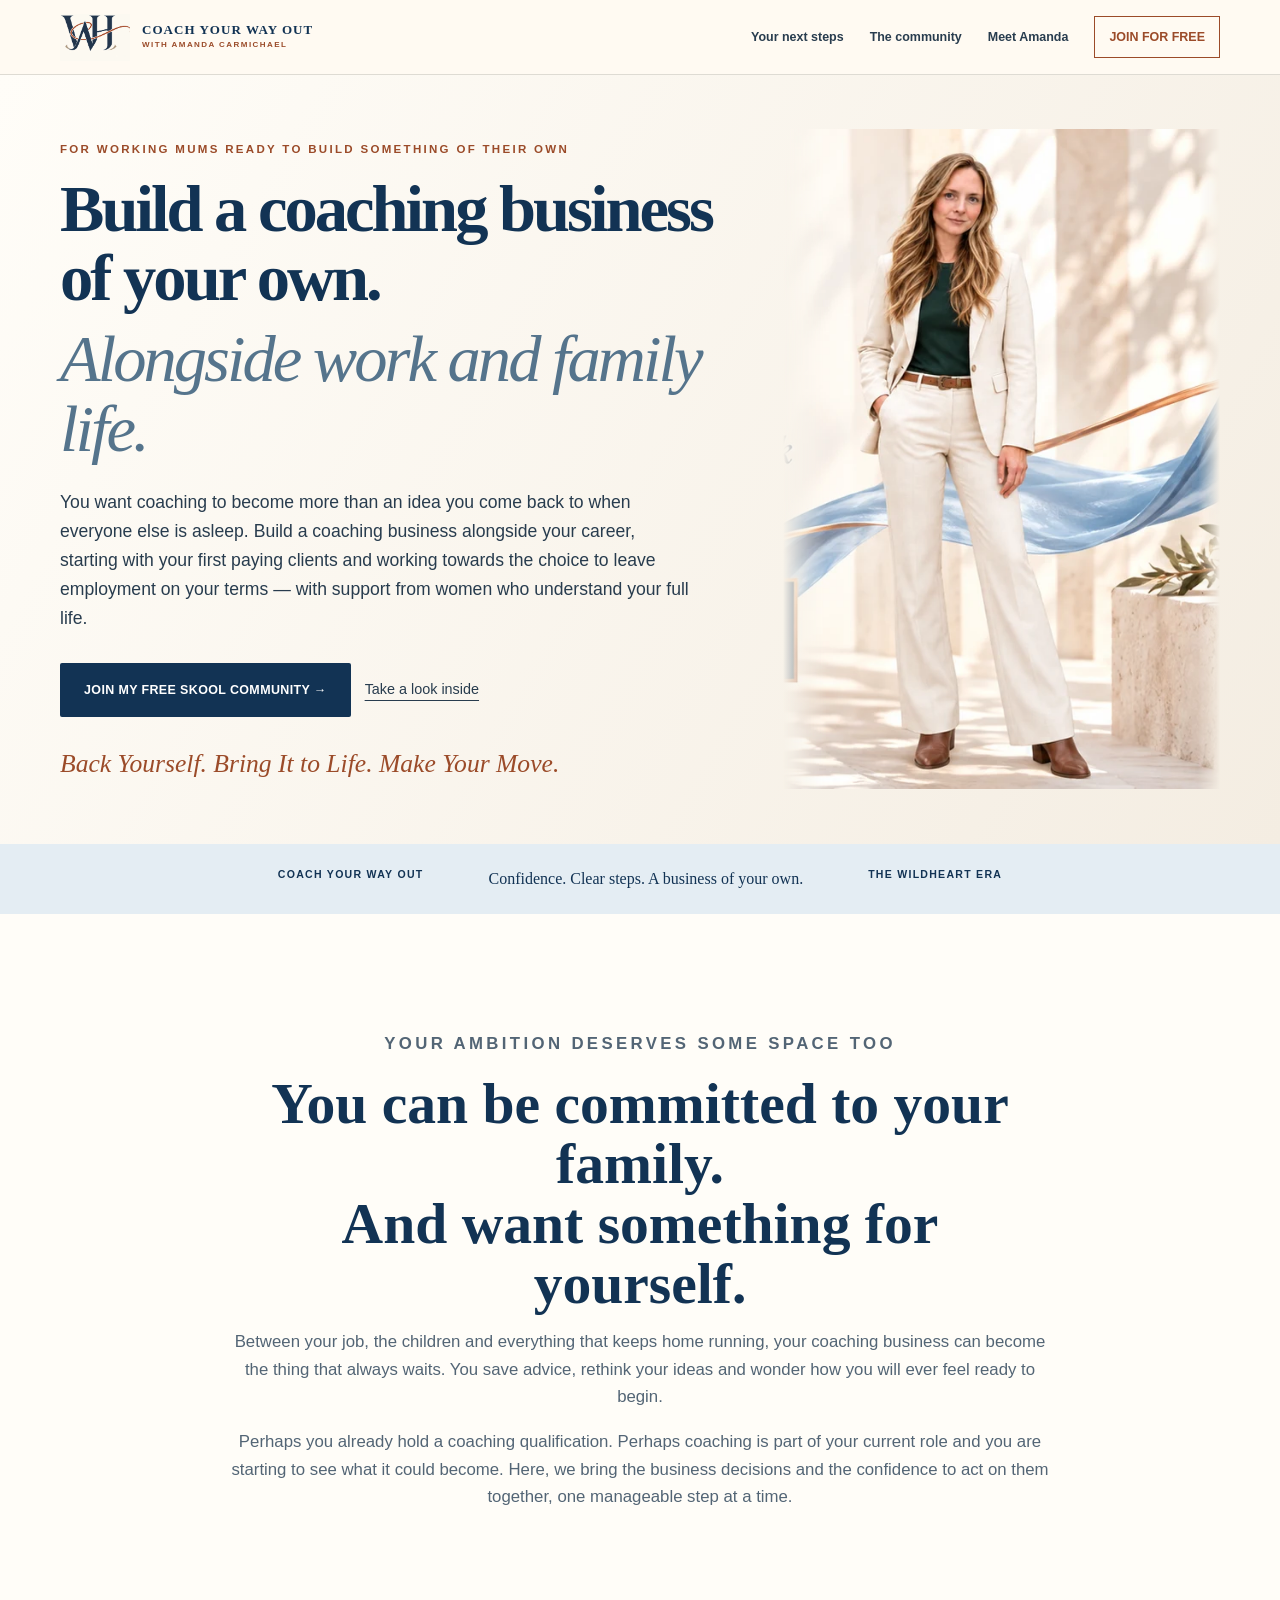
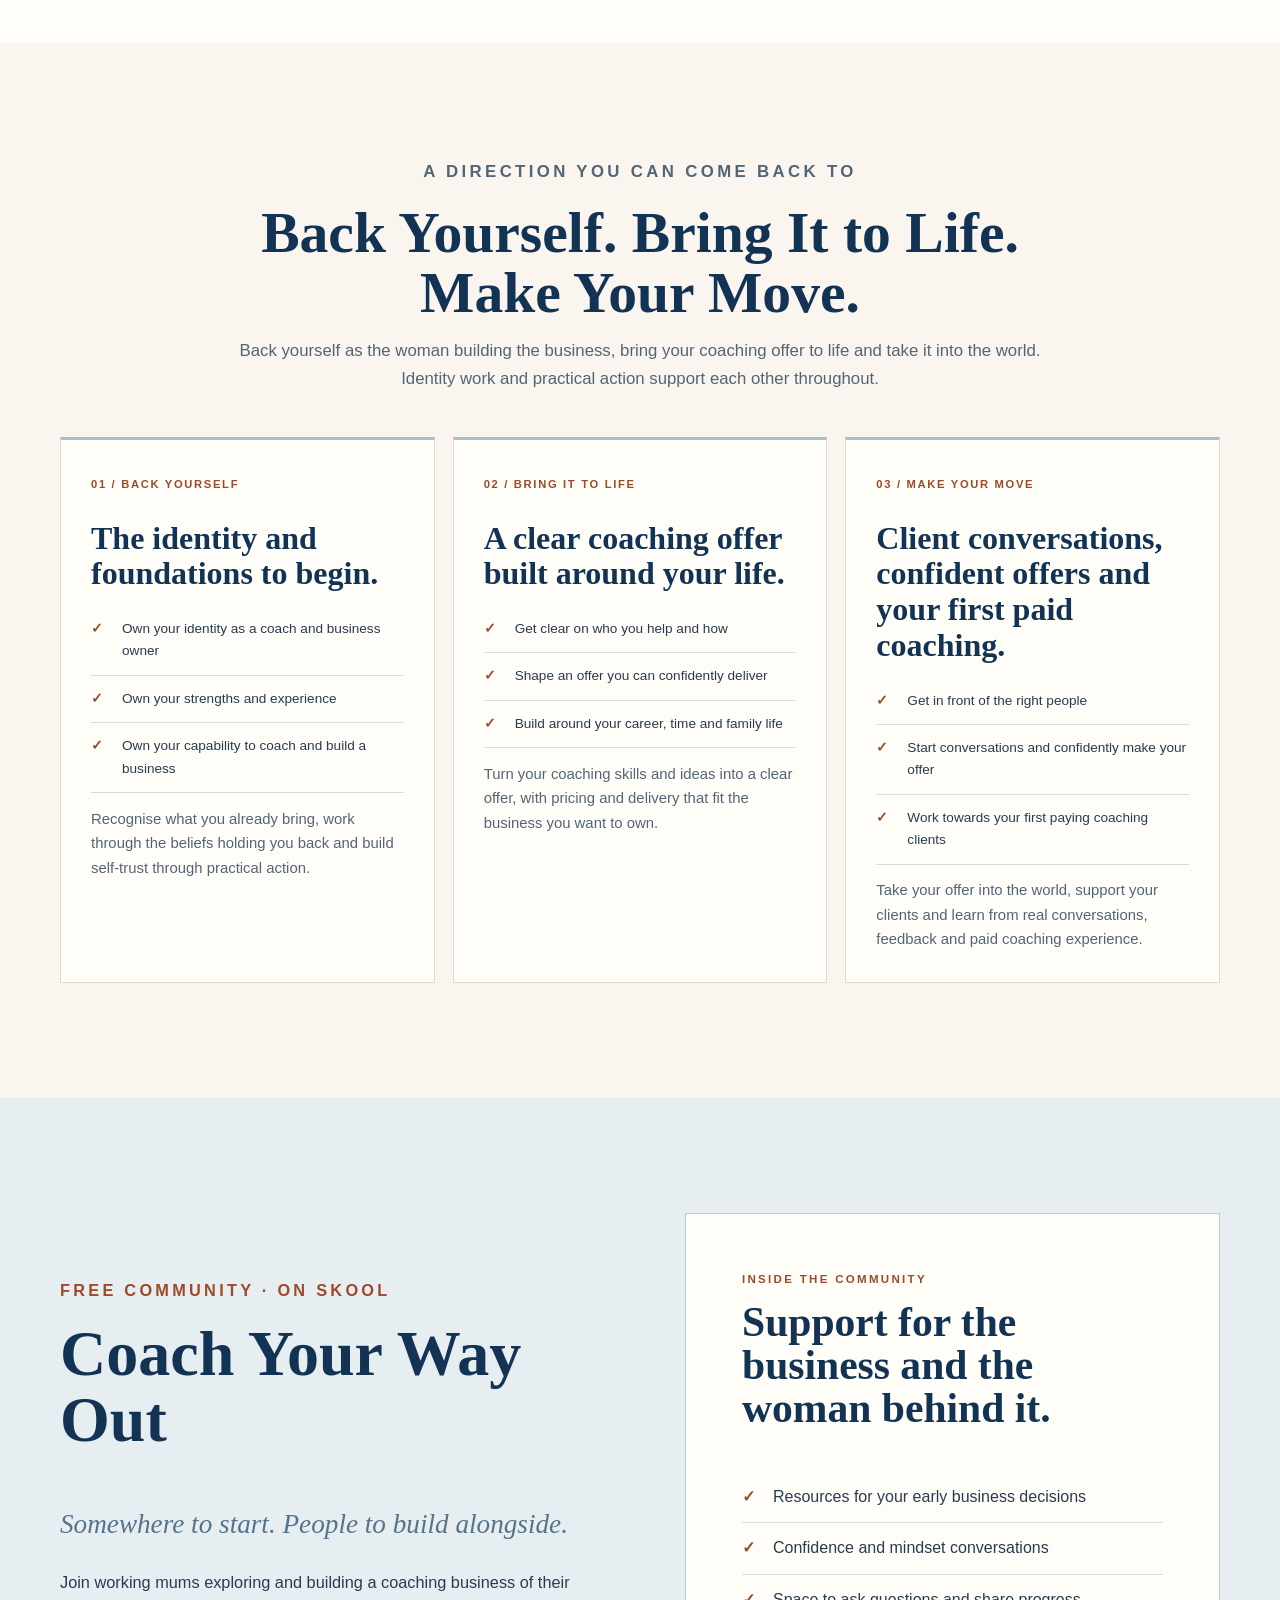
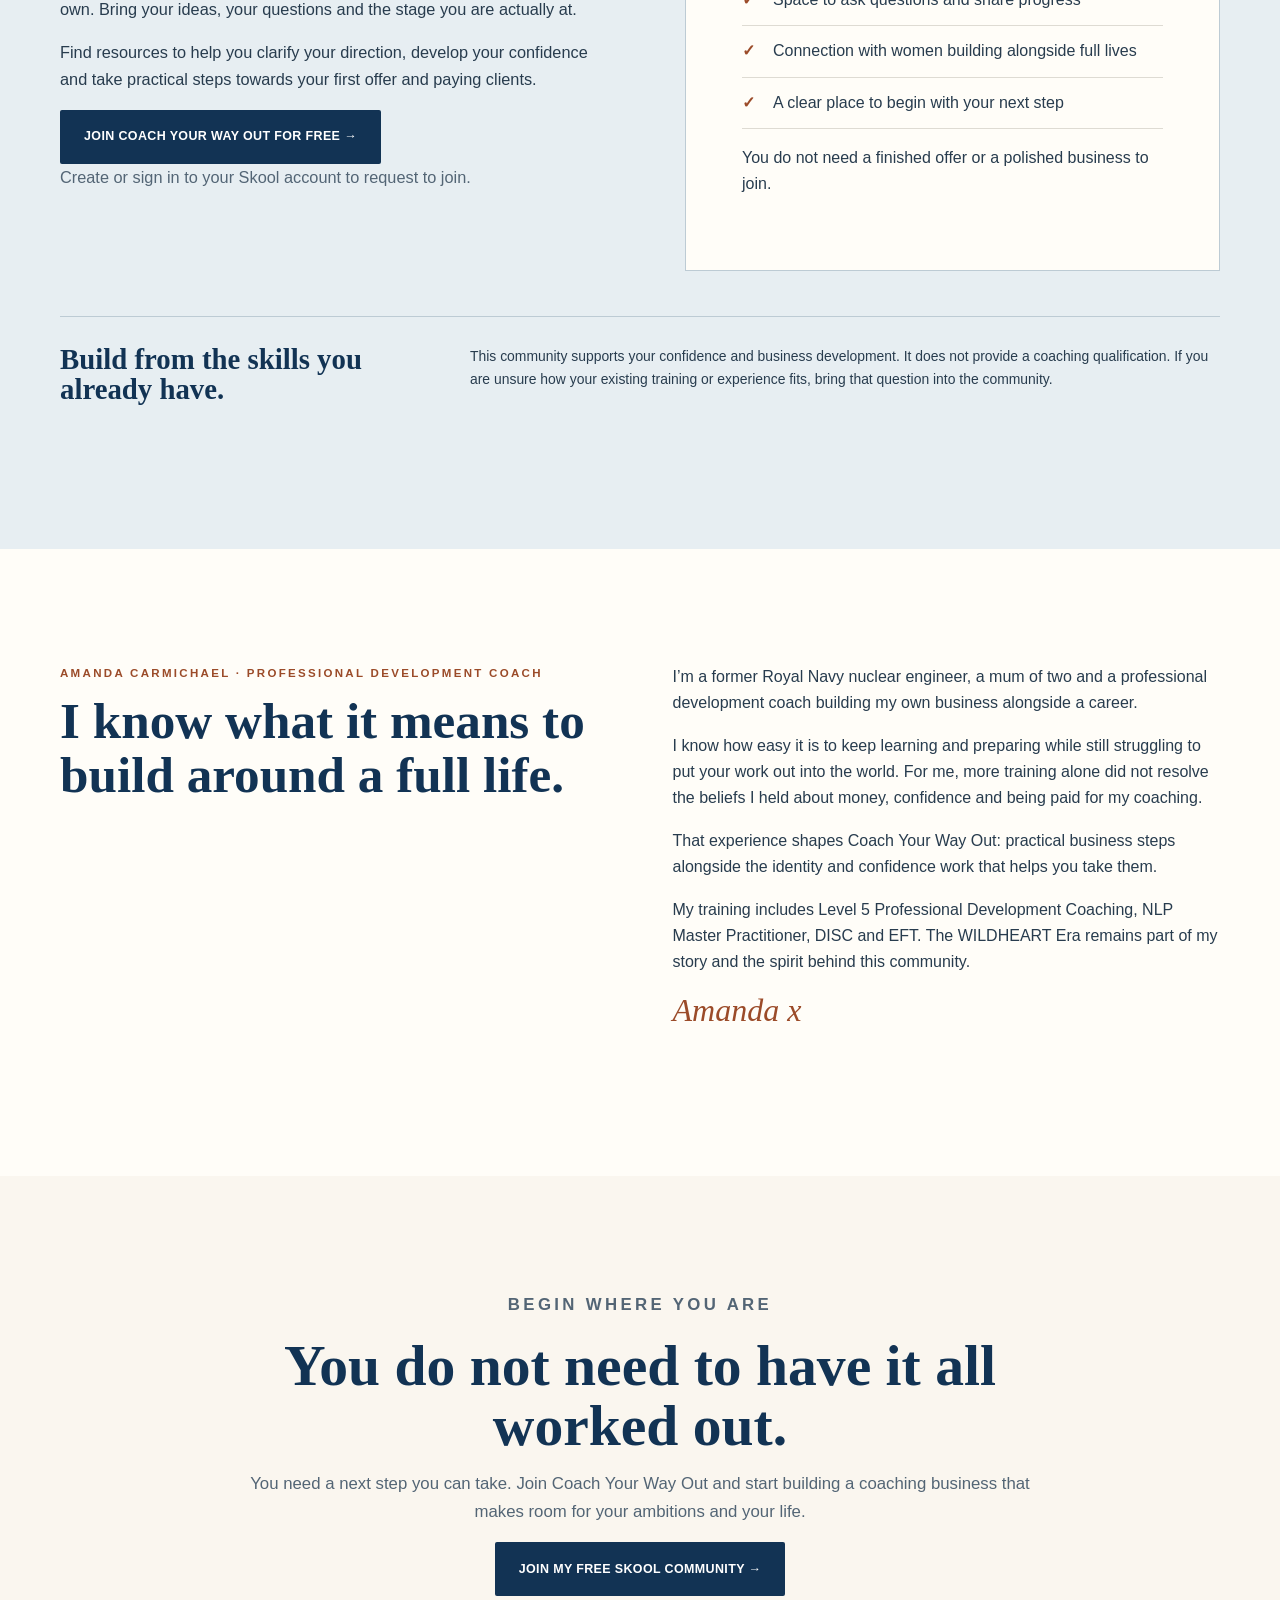
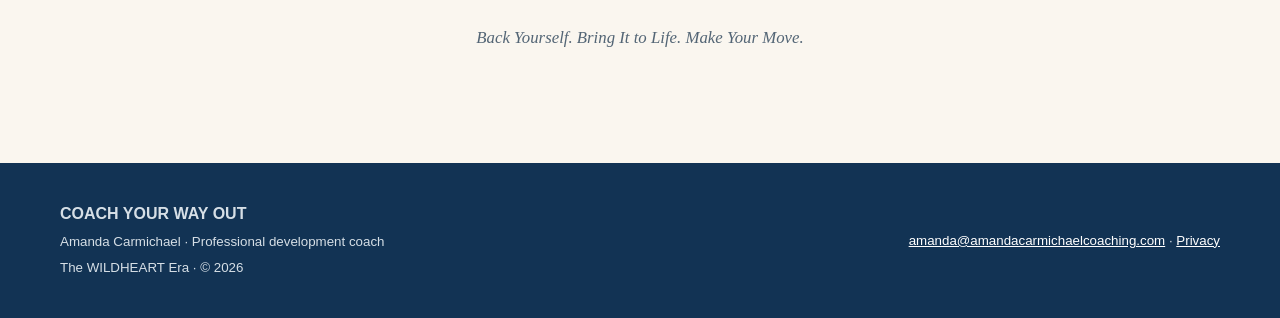
<file: index.html>
<!doctype html>
<html lang="en-GB"><head><meta charset="utf-8"><meta name="viewport" content="width=device-width,initial-scale=1"><title>Coach Your Way Out | Amanda Carmichael</title><meta name="description" content="Helping working mums build a coaching business alongside their career and create the choice to leave employment on their terms. Join Amanda Carmichael’s free Coach Your Way Out community. Back Yourself. Bring It to Life. Make Your Move."><link rel="canonical" href="https://amandacarmichaelcoaching.com/"><link rel="stylesheet" href="/assets/site.css?v=20260924-journal"></head><body>
<header class="site-header"><nav class="nav wrap" aria-label="Main navigation"><a class="brand" href="/"><span class="logo-window" style="display:block;width:70px;height:47px;overflow:hidden;position:relative;flex:none"><img src="/assets/wildheart-logo.webp" alt="WILDHEART logo" width="94" height="94" style="width:94px;height:94px;max-width:none"></span><span class="brand-copy"><strong>COACH YOUR WAY OUT</strong><small>With Amanda Carmichael</small></span></a><div class="nav-links"><a href="#method">Your next steps</a><a href="#community">The community</a><a href="#about">Meet Amanda</a><a class="nav-cta" href="https://www.skool.com/coach-your-way-out-1165/about">JOIN FOR FREE</a></div></nav></header>
<main><section class="home-hero"><div class="wrap home-hero-grid"><div class="hero-copy"><p class="eyebrow">For working mums ready to build something of their own</p><h1>Build a coaching business of your own.<em>Alongside work and family life.</em></h1><p class="lead">You want coaching to become more than an idea you come back to when everyone else is asleep. Build a coaching business alongside your career, starting with your first paying clients and working towards the choice to leave employment on your terms — with support from women who understand your full life.</p><div class="actions"><a class="button" href="https://www.skool.com/coach-your-way-out-1165/about">JOIN MY FREE SKOOL COMMUNITY →</a><a class="text-link" href="#community">Take a look inside</a></div><p class="hero-signature">Back Yourself. Bring It to Life. Make Your Move.</p></div><div class="amanda-frame" role="img" aria-label="Amanda Carmichael, founder of Coach Your Way Out"></div></div></section>
<div class="brand-strip">COACH YOUR WAY OUT <span>Confidence. Clear steps. A business of your own.</span> THE WILDHEART ERA</div>
<section class="section alt"><div class="wrap section-heading"><p class="eyebrow">Your ambition deserves some space too</p><h2>You can be committed to your family.<br>And want something for yourself.</h2><p>Between your job, the children and everything that keeps home running, your coaching business can become the thing that always waits. You save advice, rethink your ideas and wonder how you will ever feel ready to begin.</p><p>Perhaps you already hold a coaching qualification. Perhaps coaching is part of your current role and you are starting to see what it could become. Here, we bring the business decisions and the confidence to act on them together, one manageable step at a time.</p></div></section>
<section class="section method-section" id="method"><div class="wrap"><div class="section-heading"><p class="eyebrow">A direction you can come back to</p><h2>Back Yourself. Bring It to Life. Make Your Move.</h2><p>Back yourself as the woman building the business, bring your coaching offer to life and take it into the world. Identity work and practical action support each other throughout.</p></div><div class="cards">
<article class="card"><span class="number">01 / BACK YOURSELF</span><h3>The identity and foundations to begin.</h3><ul class="feature-list"><li>Own your identity as a coach and business owner</li><li>Own your strengths and experience</li><li>Own your capability to coach and build a business</li></ul><p>Recognise what you already bring, work through the beliefs holding you back and build self-trust through practical action.</p></article>
<article class="card"><span class="number">02 / BRING IT TO LIFE</span><h3>A clear coaching offer built around your life.</h3><ul class="feature-list"><li>Get clear on who you help and how</li><li>Shape an offer you can confidently deliver</li><li>Build around your career, time and family life</li></ul><p>Turn your coaching skills and ideas into a clear offer, with pricing and delivery that fit the business you want to own.</p></article>
<article class="card"><span class="number">03 / MAKE YOUR MOVE</span><h3>Client conversations, confident offers and your first paid coaching.</h3><ul class="feature-list"><li>Get in front of the right people</li><li>Start conversations and confidently make your offer</li><li>Work towards your first paying coaching clients</li></ul><p>Take your offer into the world, support your clients and learn from real conversations, feedback and paid coaching experience.</p></article></div></div></section>
<section class="section programme-section" id="community"><div class="wrap split"><div class="copy"><p class="eyebrow">Free community · On Skool</p><h2>Coach Your Way Out</h2><p class="programme-subtitle">Somewhere to start. People to build alongside.</p><p>Join working mums exploring and building a coaching business of their own. Bring your ideas, your questions and the stage you are actually at.</p><p>Find resources to help you clarify your direction, develop your confidence and take practical steps towards your first offer and paying clients.</p><a class="button" href="https://www.skool.com/coach-your-way-out-1165/about">JOIN COACH YOUR WAY OUT FOR FREE →</a><p class="micro">Create or sign in to your Skool account to request to join.</p></div><aside class="offer-box"><p class="eyebrow">Inside the community</p><h3>Support for the business and the woman behind it.</h3><ul class="feature-list"><li>Resources for your early business decisions</li><li>Confidence and mindset conversations</li><li>Space to ask questions and share progress</li><li>Connection with women building alongside full lives</li><li>A clear place to begin with your next step</li></ul><p>You do not need a finished offer or a polished business to join.</p></aside></div><div class="wrap support-promise"><h3>Build from the skills you already have.</h3><p>This community supports your confidence and business development. It does not provide a coaching qualification. If you are unsure how your existing training or experience fits, bring that question into the community.</p></div></section>
<section class="section alt" id="about"><div class="wrap about-grid"><div><p class="eyebrow">Amanda Carmichael · Professional development coach</p><h2>I know what it means to build around a full life.</h2></div><div><p>I’m a former Royal Navy nuclear engineer, a mum of two and a professional development coach building my own business alongside a career.</p><p>I know how easy it is to keep learning and preparing while still struggling to put your work out into the world. For me, more training alone did not resolve the beliefs I held about money, confidence and being paid for my coaching.</p><p>That experience shapes Coach Your Way Out: practical business steps alongside the identity and confidence work that helps you take them.</p><p>My training includes Level 5 Professional Development Coaching, NLP Master Practitioner, DISC and EFT. The WILDHEART Era remains part of my story and the spirit behind this community.</p><p class="signature">Amanda x</p></div></div></section>
<section class="section" id="start"><div class="wrap"><div class="section-heading"><p class="eyebrow">Begin where you are</p><h2>You do not need to have it all worked out.</h2><p>You need a next step you can take. Join Coach Your Way Out and start building a coaching business that makes room for your ambitions and your life.</p><a class="button" href="https://www.skool.com/coach-your-way-out-1165/about">JOIN MY FREE SKOOL COMMUNITY →</a><p class="hero-signature">Back Yourself. Bring It to Life. Make Your Move.</p></div></div></section></main>
<footer class="site-footer"><div class="footer-grid wrap"><div><strong>COACH YOUR WAY OUT</strong><br><small>Amanda Carmichael · Professional development coach<br>The WILDHEART Era · © 2026</small></div><small><a href="mailto:amanda@amandacarmichaelcoaching.com">amanda@amandacarmichaelcoaching.com</a> · <a href="/privacy/">Privacy</a></small></div></footer></body></html>
</file>
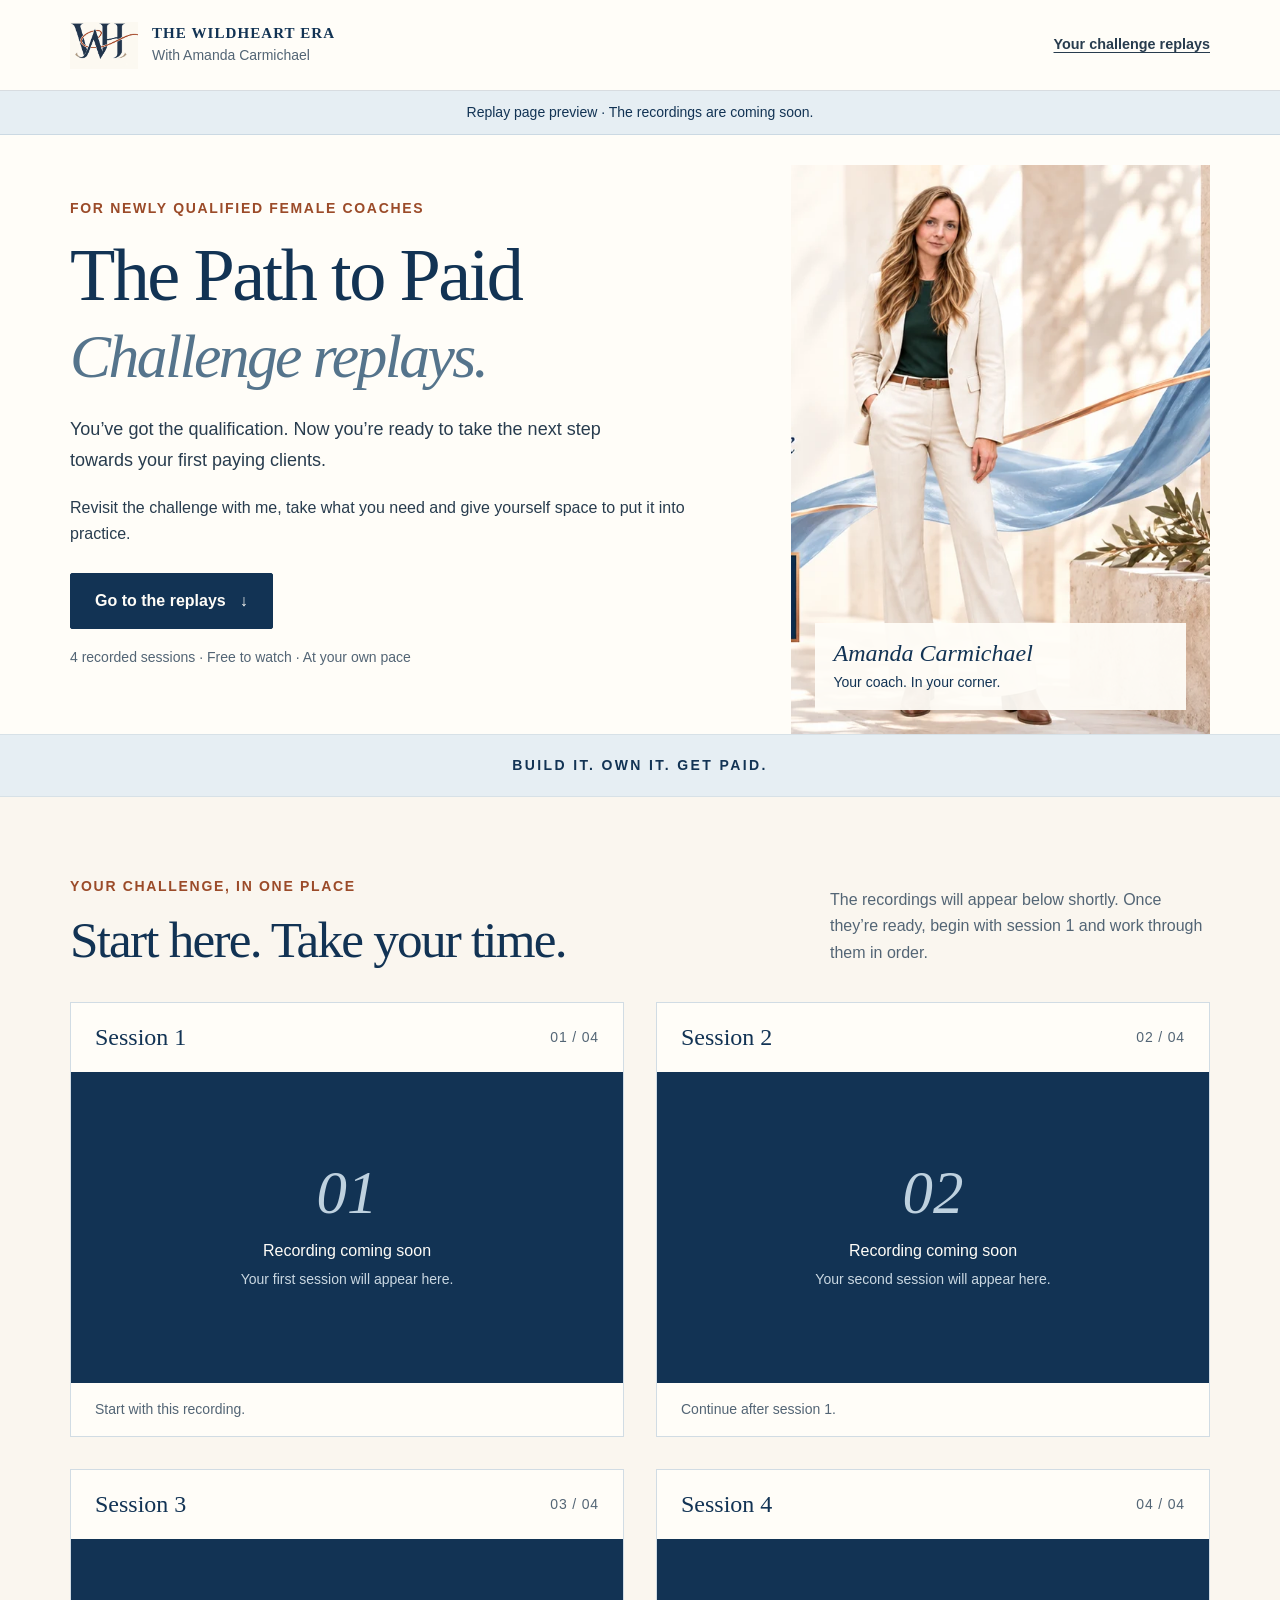
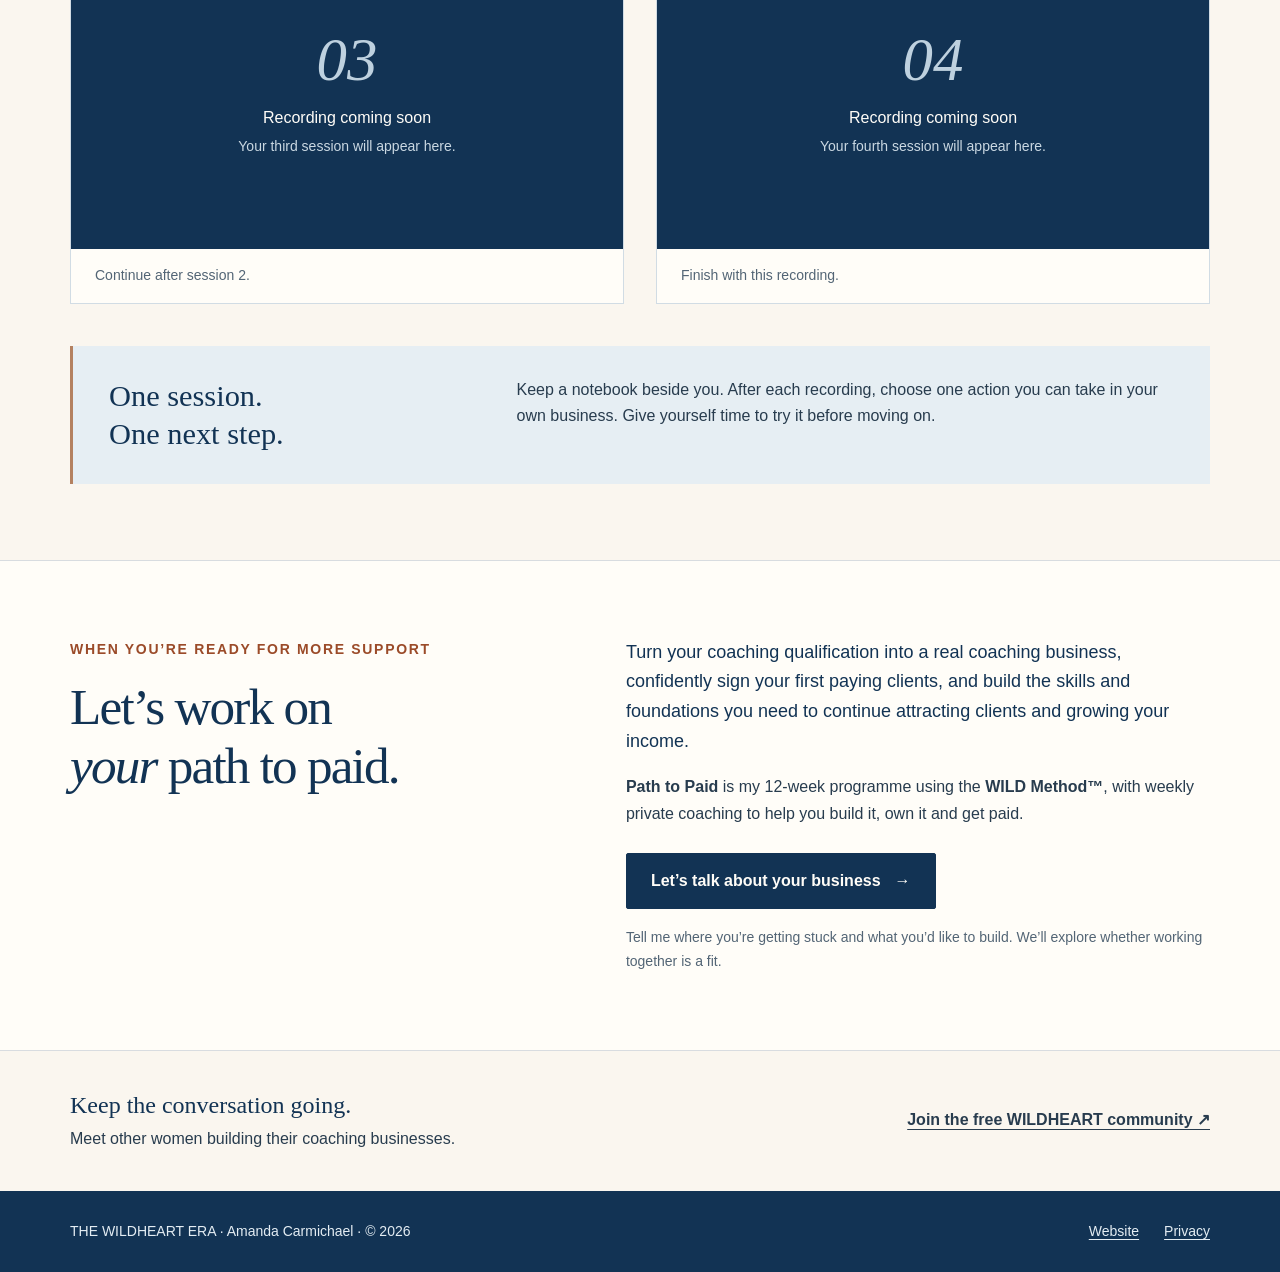
<file: challenge/index.html>
<!doctype html>
<html lang="en-GB">
<head>
  <meta charset="utf-8">
  <meta name="viewport" content="width=device-width, initial-scale=1">
  <meta name="robots" content="noindex, nofollow">
  <meta name="description" content="Revisit The Path to Paid Challenge with Amanda Carmichael. Four recordings for newly qualified female coaches taking their next steps towards a paid coaching business.">
  <meta name="theme-color" content="#123354">
  <title>The Path to Paid Challenge Replays | The WILDHEART Era</title>
  <style>
    :root {
      --navy: #123354; --ink: #283c4e; --muted: #536575;
      --ivory: #faf6ef; --paper: #fffdf8; --blue: #e6eef3;
      --blue-deep: #55748c; --copper: #9b4b29; --line: #d8dce0;
      --serif: Georgia, 'Times New Roman', serif;
      --sans: Arial, Helvetica, sans-serif;
    }
    * { box-sizing: border-box; }
    html { scroll-behavior: smooth; scroll-padding-top: 24px; }
    body { margin: 0; background: var(--ivory); color: var(--ink); font: 1rem/1.65 var(--sans); }
    a { color: inherit; text-underline-offset: .22em; }
    button { font: inherit; }
    img { display: block; max-width: 100%; }
    h1, h2, h3, p { margin-top: 0; }
    h1, h2, h3 { color: var(--navy); font-family: var(--serif); font-weight: 400; }
    h1, h2 { letter-spacing: -.035em; }
    :focus-visible { outline: 3px solid var(--copper); outline-offset: 5px; }
    [hidden] { display: none !important; }
    .wrap { width: min(1140px, calc(100% - 64px)); margin-inline: auto; }
    .eyebrow { margin-bottom: 17px; font-size: .875rem; font-weight: 700; letter-spacing: .12em; line-height: 1.6; text-transform: uppercase; color: var(--copper); }
    .skip-link { position: absolute; top: -100px; left: 16px; z-index: 20; padding: 12px 20px; background: var(--navy); color: #fff; }
    .skip-link:focus { top: 12px; }
    .header { background: var(--paper); border-bottom: 1px solid var(--line); }
    .nav { min-height: 90px; display: flex; align-items: center; justify-content: space-between; gap: 24px; }
    .brand { display: flex; align-items: center; gap: 14px; text-decoration: none; }
    .logo-window { width: 68px; height: 47px; position: relative; overflow: hidden; flex: none; }
    .logo-window img { position: absolute; width: 94px; max-width: none; height: 94px; left: -16px; top: -29px; }
    .brand strong { display: block; color: var(--navy); font: 700 .94rem/1.4 var(--serif); letter-spacing: .07em; }
    .brand small { display: block; color: var(--muted); font-size: .875rem; }
    .nav-link { font-size: .9rem; font-weight: 600; padding: 8px 0; }
    .preview-note { background: var(--blue); border-bottom: 1px solid #cbd9e3; padding: 10px 20px; text-align: center; color: var(--navy); font-size: .875rem; }
    .hero { position: relative; overflow: hidden; background: var(--paper); }
    .hero-grid { display: grid; grid-template-columns: 1.3fr .82fr; align-items: center; gap: 58px; }
    .hero-copy { padding: 62px 0 65px; }
    .hero h1 { font-size: clamp(3.1rem, 5.8vw, 5.1rem); line-height: 1.07; margin-bottom: 24px; }
    .hero h1 em { display: block; margin-top: 8px; color: var(--blue-deep); font-size: .83em; font-weight: 400; }
    .hero .lead { max-width: 580px; font-size: 1.125rem; line-height: 1.75; }
    .button { display: inline-flex; align-items: center; justify-content: center; gap: 14px; min-height: 54px; padding: 14px 24px; border: 1px solid var(--navy); background: var(--navy); border-radius: 2px; color: var(--paper); font-size: 1rem; font-weight: 600; text-decoration: none; cursor: pointer; transition: background .2s; }
    .button:hover { background: #294b69; }
    .hero .button { margin-top: 9px; }
    .hero .micro { margin: 17px 0 0; color: var(--muted); font-size: .875rem; }
    .portrait { align-self: stretch; margin: 30px 0 0; position: relative; min-height: 470px; overflow: hidden; background: #f4ede2; }
    .portrait img { position: absolute; width: 100%; height: 100%; object-fit: cover; object-position: 95% 50%; }
    .portrait figcaption { position: absolute; bottom: 24px; left: 24px; right: 24px; padding: 15px 18px; background: rgba(255,253,248,.94); color: var(--navy); }
    .portrait figcaption strong { display: block; font: italic 1.5rem/1.3 var(--serif); }
    .portrait figcaption span { font-size: .875rem; }
    .brand-line { padding: 19px 20px; text-align: center; color: var(--navy); background: var(--blue); border-block: 1px solid #d7e1e7; font-size: .875rem; font-weight: 700; letter-spacing: .17em; }
    .replays { padding: 78px 0 76px; }
    .section-intro { display: flex; align-items: end; justify-content: space-between; gap: 45px; margin-bottom: 33px; }
    h2 { font-size: clamp(2.1rem, 4vw, 3.3rem); line-height: 1.16; margin-bottom: 20px; }
    .section-intro h2 { margin-bottom: 0; }
    .section-intro .eyebrow { margin-bottom: 12px; }
    .section-intro > p { max-width: 380px; color: var(--muted); margin-bottom: 3px; }
    .session-grid { display: grid; grid-template-columns: repeat(2, minmax(0, 1fr)); gap: 32px; }
    .session { border: 1px solid #d1dce4; background: var(--paper); min-width: 0; }
    .session-header { display: flex; justify-content: space-between; align-items: center; padding: 19px 24px; gap: 16px; }
    .session h3 { margin: 0; font-size: 1.5rem; line-height: 1.3; }
    .session-count { font-size: .875rem; letter-spacing: .06em; color: var(--muted); white-space: nowrap; }
    .video-slot { position: relative; aspect-ratio: 16/9; min-height: 220px; background: var(--navy); color: var(--paper); overflow: hidden; }
    .video-empty { width: 100%; height: 100%; min-height: 220px; display: flex; flex-direction: column; align-items: center; justify-content: center; gap: 4px; padding: 24px; text-align: center; }
    .video-empty .number { font: italic 3.8rem/1 var(--serif); color: #bed1df; margin-bottom: 10px; }
    .video-empty p { font-size: 1rem; margin: 0; }
    .video-empty small { font-size: .875rem; color: #cad8e2; }
    .video-play { width: 100%; height: 100%; min-height: 220px; display: flex; flex-direction: column; align-items: center; justify-content: center; gap: 14px; padding: 24px; border: 0; background: var(--navy); color: var(--paper); cursor: pointer; text-align: center; }
    .video-play:hover { background: #294b69; }
    .video-play:focus-visible { outline-offset: -7px; outline-color: #d8aa80; }
    .play-icon { width: 58px; height: 58px; padding: 16px; border: 1px solid #b4c9da; border-radius: 50%; }
    .video-play small { font-size: .875rem; color: #cad8e2; }
    .video-slot iframe { width: 100%; height: 100%; min-height: 220px; position: absolute; inset: 0; border: 0; }
    .session-footer { margin: 0; padding: 15px 24px; color: var(--muted); font-size: .875rem; }
    .session-footer a { font-weight: 600; color: var(--navy); }
    .watch-note { color: var(--muted); font-size: .875rem; max-width: 850px; margin: 22px 0 0; }
    .action-note { display: grid; grid-template-columns: .85fr 1.5fr; gap: 35px; padding: 31px 36px; margin-top: 42px; background: var(--blue); border-left: 3px solid #b48160; }
    .action-note h3 { margin-bottom: 0; font-size: 1.9rem; line-height: 1.25; }
    .action-note p { margin-bottom: 0; }
    .next-step { padding: 77px 0; background: var(--paper); border-block: 1px solid var(--line); }
    .next-grid { display: grid; grid-template-columns: .9fr 1.1fr; gap: 78px; align-items: start; }
    .next-step h2 { margin-bottom: 0; }
    .offer-result { font-size: 1.125rem; color: var(--navy); }
    .next-step .button { margin-top: 10px; }
    .next-step .micro { color: var(--muted); font-size: .875rem; margin: 17px 0 0; }
    .community { padding: 38px 0; }
    .community .wrap { display: flex; justify-content: space-between; align-items: center; gap: 28px; }
    .community p { margin: 0; }
    .community strong { display: block; color: var(--navy); font: 1.5rem/1.4 var(--serif); margin-bottom: 4px; }
    .community a { flex: none; font-weight: 700; }
    .footer { padding: 29px 0; background: var(--navy); color: #e4edf3; font-size: .875rem; }
    .footer .wrap { display: flex; justify-content: space-between; gap: 25px; }
    .footer p { margin: 0; }
    .footer-links { display: flex; gap: 25px; }
    @media (max-width: 900px) {
      .hero-grid { gap: 30px; grid-template-columns: 1.2fr .8fr; }
      .hero h1 { font-size: 3.5rem; }
      .portrait { min-height: 490px; }
      .portrait figcaption { left: 14px; right: 14px; bottom: 18px; padding: 13px; }
      .portrait figcaption strong { font-size: 1.3rem; }
      .section-intro { gap: 30px; }
      .section-intro > p { max-width: 300px; }
      .next-grid { gap: 40px; }
    }
    @media (max-width: 650px) {
      .wrap { width: calc(100% - 36px); }
      .nav { min-height: 80px; gap: 14px; flex-wrap: wrap; padding-block: 12px; }
      .brand { gap: 7px; }
      .logo-window { width: 56px; }
      .brand strong { font-size: .8rem; letter-spacing: .035em; }
      .brand small { font-size: .875rem; }
      .nav-link { display: none; }
      .preview-note { font-size: .875rem; line-height: 1.5; }
      .hero-grid { display: flex; flex-direction: column; gap: 0; }
      .hero-copy { padding: 38px 0 27px; }
      .hero h1 { font-size: clamp(2.7rem, 10.5vw, 3.8rem); }
      .hero .lead { font-size: 1.0625rem; }
      .eyebrow { letter-spacing: .085em; }
      .portrait { width: min(100%, 350px); height: 440px; min-height: 0; margin: 0 auto; align-self: center; }
      .portrait img { object-position: 100% 50%; }
      .portrait figcaption { left: 18px; right: auto; bottom: 18px; }
      .brand-line { font-size: .875rem; letter-spacing: .09em; padding: 17px 12px; }
      .replays, .next-step { padding: 48px 0; }
      .section-intro { display: block; }
      .section-intro > p { max-width: none; margin: 18px 0 0; }
      .session-grid { grid-template-columns: 1fr; gap: 23px; }
      .session-header { padding: 17px 18px; }
      .video-slot, .video-empty, .video-play, .video-slot iframe { min-height: 180px; }
      .session-footer { padding: 13px 18px; }
      .action-note { grid-template-columns: 1fr; gap: 13px; padding: 24px; margin-top: 28px; }
      .action-note h3 { font-size: 1.7rem; }
      .next-grid { grid-template-columns: 1fr; gap: 24px; }
      .community .wrap { display: block; }
      .community a { display: inline-block; margin-top: 19px; }
      .footer .wrap { flex-direction: column; gap: 14px; }
    }
    @media (prefers-reduced-motion: reduce) {
      html { scroll-behavior: auto; }
      .button { transition: none; }
    }
  </style>
</head>
<body>
  <a class="skip-link" href="#main">Skip to content</a>
  <header class="header">
    <nav class="nav wrap" aria-label="Main navigation">
      <a class="brand" href="https://amandacarmichaelcoaching.com/" aria-label="The WILDHEART Era home">
        <span class="logo-window"><img src="[data-uri]" alt="" width="94" height="94"></span>
        <span><strong>THE WILDHEART ERA</strong><small>With Amanda Carmichael</small></span>
      </a>
      <a class="nav-link" href="#replays">Your challenge replays</a>
    </nav>
  </header>
  <div class="preview-note" id="availability-note">Replay page preview · The recordings are coming soon.</div>
  <main id="main">
    <section class="hero" aria-labelledby="page-title">
      <div class="wrap hero-grid">
        <div class="hero-copy">
          <p class="eyebrow">For newly qualified female coaches</p>
          <h1 id="page-title">The Path to Paid<em>Challenge replays.</em></h1>
          <p class="lead">You’ve got the qualification. Now you’re ready to take the next step towards your first paying clients.</p>
          <p>Revisit the challenge with me, take what you need and give yourself space to put it into practice.</p>
          <a class="button" href="#replays">Go to the replays <span aria-hidden="true">↓</span></a>
          <p class="micro">4 recorded sessions · Free to watch · At your own pace</p>
        </div>
        <figure class="portrait">
          <img src="[data-uri]" alt="Amanda Carmichael in the sunlit WILDHEART setting" width="2034" height="773" fetchpriority="high">
          <figcaption><strong>Amanda Carmichael</strong><span>Your coach. In your corner.</span></figcaption>
        </figure>
      </div>
    </section>
    <div class="brand-line">BUILD IT. OWN IT. GET PAID.</div>
    <section class="replays" id="replays" aria-labelledby="replays-title">
      <div class="wrap">
        <div class="section-intro">
          <div><p class="eyebrow">Your challenge, in one place</p><h2 id="replays-title">Start here. Take your time.</h2></div>
          <p id="watch-instructions">The recordings will appear below shortly. Once they’re ready, begin with session 1 and work through them in order.</p>
        </div>
        <div class="session-grid">
          <article class="session" id="session-1" aria-labelledby="session-title-1">
            <div class="session-header"><h3 id="session-title-1">Session 1</h3><span class="session-count">01 / 04</span></div>
            <div class="video-slot" id="video-slot-1"><div class="video-empty"><span class="number" aria-hidden="true">01</span><p>Recording coming soon</p><small>Your first session will appear here.</small></div></div>
            <p class="session-footer" id="session-footer-1">Start with this recording.</p>
          </article>
          <article class="session" id="session-2" aria-labelledby="session-title-2">
            <div class="session-header"><h3 id="session-title-2">Session 2</h3><span class="session-count">02 / 04</span></div>
            <div class="video-slot" id="video-slot-2"><div class="video-empty"><span class="number" aria-hidden="true">02</span><p>Recording coming soon</p><small>Your second session will appear here.</small></div></div>
            <p class="session-footer" id="session-footer-2">Continue after session 1.</p>
          </article>
          <article class="session" id="session-3" aria-labelledby="session-title-3">
            <div class="session-header"><h3 id="session-title-3">Session 3</h3><span class="session-count">03 / 04</span></div>
            <div class="video-slot" id="video-slot-3"><div class="video-empty"><span class="number" aria-hidden="true">03</span><p>Recording coming soon</p><small>Your third session will appear here.</small></div></div>
            <p class="session-footer" id="session-footer-3">Continue after session 2.</p>
          </article>
          <article class="session" id="session-4" aria-labelledby="session-title-4">
            <div class="session-header"><h3 id="session-title-4">Session 4</h3><span class="session-count">04 / 04</span></div>
            <div class="video-slot" id="video-slot-4"><div class="video-empty"><span class="number" aria-hidden="true">04</span><p>Recording coming soon</p><small>Your fourth session will appear here.</small></div></div>
            <p class="session-footer" id="session-footer-4">Finish with this recording.</p>
          </article>
        </div>
        <p class="watch-note" id="youtube-note" hidden>Videos load from YouTube only when you press play. You can also open each recording on YouTube.</p>
        <noscript><p class="watch-note">Enable JavaScript to play the recordings on this page.</p></noscript>
        <aside class="action-note">
          <h3>One session.<br>One next step.</h3>
          <p>Keep a notebook beside you. After each recording, choose one action you can take in your own business. Give yourself time to try it before moving on.</p>
        </aside>
      </div>
    </section>
    <section class="next-step" aria-labelledby="next-step-title">
      <div class="wrap next-grid">
        <div><p class="eyebrow">When you’re ready for more support</p><h2 id="next-step-title">Let’s work on<br><em>your</em> path to paid.</h2></div>
        <div>
          <p class="offer-result">Turn your coaching qualification into a real coaching business, confidently sign your first paying clients, and build the skills and foundations you need to continue attracting clients and growing your income.</p>
          <p><strong>Path to Paid</strong> is my 12-week programme using the <strong>WILD Method™</strong>, with weekly private coaching to help you build it, own it and get paid.</p>
          <a class="button" href="mailto:hello@amandacarmichaelcoaching.com?subject=Path%20to%20Paid%20%E2%80%94%20challenge%20replays">Let’s talk about your business <span aria-hidden="true">→</span></a>
          <p class="micro">Tell me where you’re getting stuck and what you’d like to build. We’ll explore whether working together is a fit.</p>
        </div>
      </div>
    </section>
    <section class="community" aria-label="The WILDHEART community">
      <div class="wrap"><p><strong>Keep the conversation going.</strong>Meet other women building their coaching businesses.</p><a href="https://www.facebook.com/groups/thewildheartera" target="_blank" rel="noopener noreferrer">Join the free WILDHEART community <span aria-hidden="true">↗</span></a></div>
    </section>
  </main>
  <footer class="footer"><div class="wrap"><p>THE WILDHEART ERA · Amanda Carmichael · © 2026</p><div class="footer-links"><a href="https://amandacarmichaelcoaching.com/">Website</a><a href="https://amandacarmichaelcoaching.com/privacy/">Privacy</a></div></div></footer>

  <!-- Add Amanda's verified YouTube URLs in recording order. Leave unknown titles blank. -->
  <script type="application/json" id="replay-config">
    [{"url":"","title":""},{"url":"","title":""},{"url":"","title":""},{"url":"","title":""}]
  </script>
  <script>
    (() => {
      'use strict';
      const config = JSON.parse(document.getElementById('replay-config').textContent);
      function getYouTubeId(value) {
        if (typeof value !== 'string' || !value.trim()) return null;
        try {
          const url = new URL(value.trim());
          if (url.protocol !== 'https:' && url.protocol !== 'http:') return null;
          const host = url.hostname.toLowerCase().replace(/^www\./, '');
          const parts = url.pathname.split('/').filter(Boolean);
          let id = null;
          if (host === 'youtu.be') id = parts[0];
          else if (['youtube.com', 'm.youtube.com', 'youtube-nocookie.com'].includes(host)) {
            if (url.pathname === '/watch') id = url.searchParams.get('v');
            else if (['embed', 'live', 'shorts'].includes(parts[0])) id = parts[1];
          }
          return typeof id === 'string' && /^[A-Za-z0-9_-]{11}$/.test(id) ? id : null;
        } catch { return null; }
      }
      let ready = 0;
      config.slice(0, 4).forEach((session, index) => {
        const id = getYouTubeId(session.url);
        const n = index + 1;
        if (!id) return;
        ready += 1;
        const title = typeof session.title === 'string' && session.title.trim() ? session.title.trim() : `Session ${n}`;
        document.getElementById(`session-title-${n}`).textContent = title;
        const slot = document.getElementById(`video-slot-${n}`);
        const button = document.createElement('button');
        button.type = 'button';
        button.className = 'video-play';
        button.setAttribute('aria-label', `Play ${title}`);
        button.innerHTML = '<svg class="play-icon" viewBox="0 0 24 24" aria-hidden="true"><path d="M7 4v16l14-8Z" fill="currentColor"/></svg>';
        const label = document.createElement('span');
        label.textContent = `Watch ${title}`;
        const note = document.createElement('small');
        note.textContent = 'Press play to load YouTube';
        button.append(label, note);
        button.addEventListener('click', () => {
          const frame = document.createElement('iframe');
          frame.src = `https://www.youtube-nocookie.com/embed/${id}?autoplay=1&playsinline=1&rel=0`;
          frame.title = `${title} — The Path to Paid Challenge`;
          frame.allow = 'accelerometer; autoplay; clipboard-write; encrypted-media; gyroscope; picture-in-picture; web-share';
          frame.allowFullscreen = true;
          frame.referrerPolicy = 'strict-origin-when-cross-origin';
          slot.replaceChildren(frame);
          frame.focus();
        });
        slot.replaceChildren(button);
        const link = document.createElement('a');
        link.href = `https://www.youtube.com/watch?v=${id}`;
        link.target = '_blank';
        link.rel = 'noopener noreferrer';
        link.textContent = 'Open this recording on YouTube ↗';
        document.getElementById(`session-footer-${n}`).replaceChildren(link);
      });
      if (ready > 0) {
        document.getElementById('youtube-note').hidden = false;
        document.getElementById('availability-note').textContent = `${ready} of 4 recordings available · More replays are on their way.`;
        document.getElementById('watch-instructions').textContent = 'Watch the available sessions in order. Pause, take notes and come back whenever you need to.';
      }
      if (ready === 4) {
        document.getElementById('availability-note').hidden = true;
        document.getElementById('watch-instructions').textContent = 'Begin with session 1 and work through the recordings in order. Pause, take notes and come back whenever you need to.';
      }
    })();
  </script>
</body>
</html>
</file>
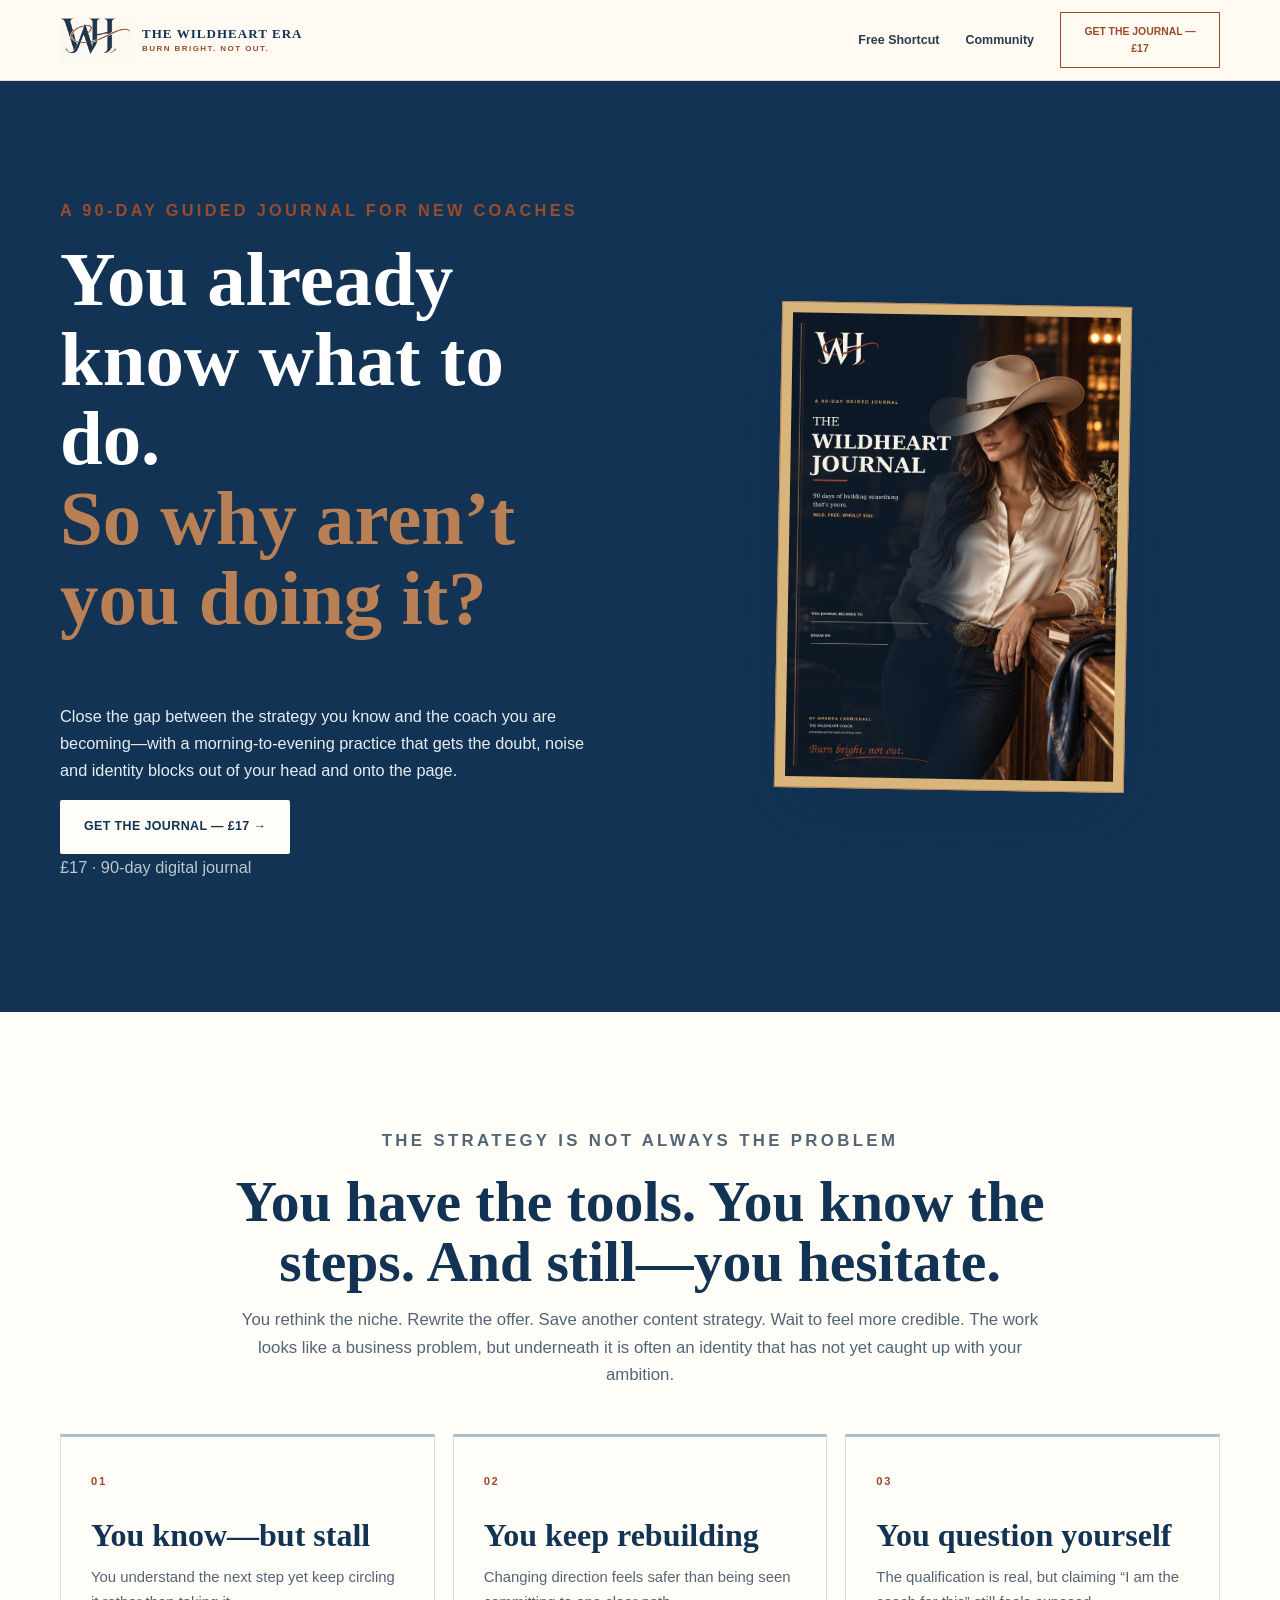
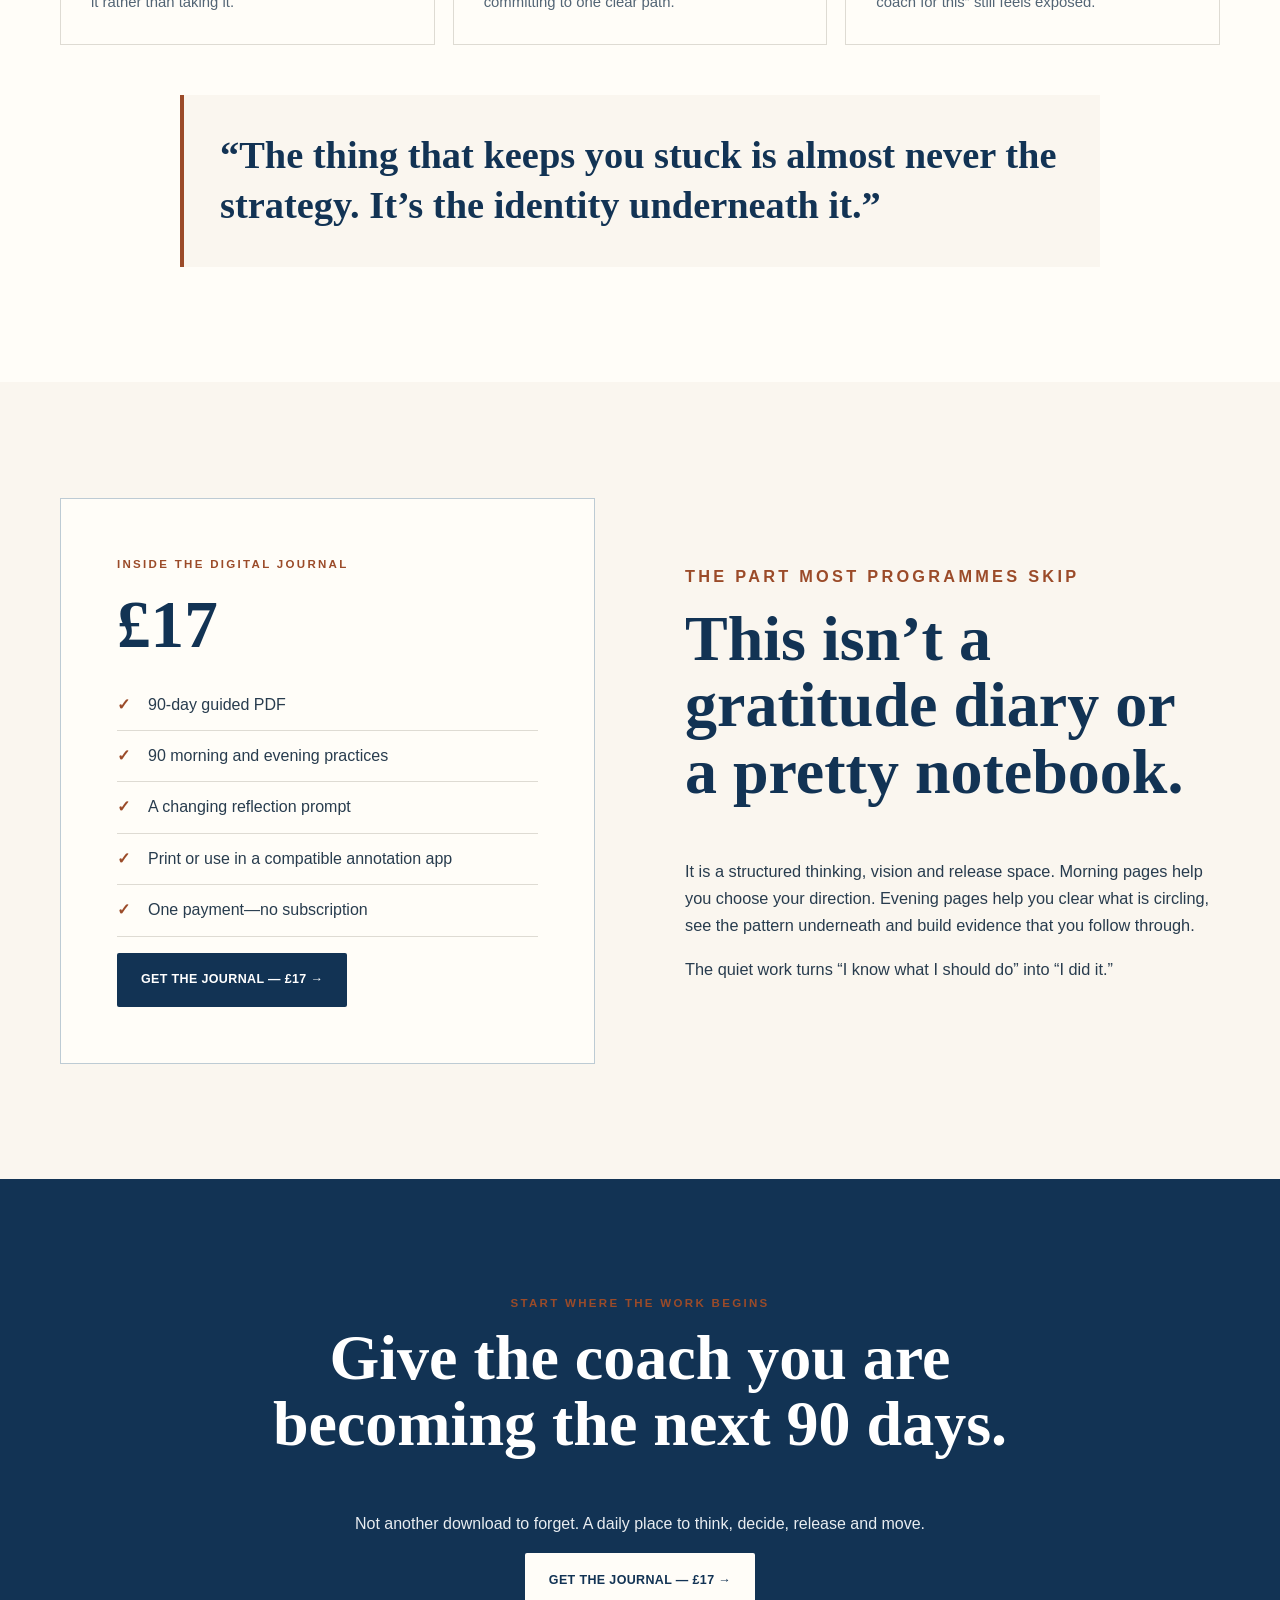
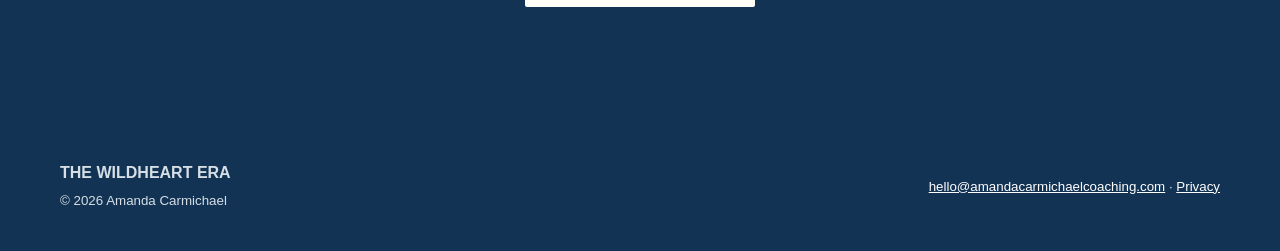
<file: journal/index.html>
<!doctype html><html lang="en-GB"><head><meta charset="utf-8"><meta name="viewport" content="width=device-width,initial-scale=1"><meta name="description" content="The WILDHEART 90-Day Journal: a guided daily practice for new coaches moving from knowing to doing."><title>The WILDHEART 90-Day Journal | Amanda Carmichael</title><link rel="stylesheet" href="/assets/site.css?v=20260924-journal"></head><body>
<header class="site-header journal-header"><nav class="nav wrap"><a class="brand" href="/"><span class="logo-window" style="display:block;width:70px;height:47px;overflow:hidden;position:relative;flex:none"><img src="/assets/wildheart-logo.webp" alt="WILDHEART WH logo" width="94" height="94" style="width:94px;height:94px;max-width:none"></span><span class="brand-copy"><strong>THE WILDHEART ERA</strong><small>Burn bright. Not out.</small></span></a><div class="nav-links"><a href="/shortcut/">Free Shortcut</a><a href="https://www.facebook.com/groups/thewildheartera" target="_blank" rel="noopener">Community</a><a class="nav-cta" href="https://buy.stripe.com/aFa9AU7L814q46e44N6g800">GET THE JOURNAL — £17</a></div></nav></header>
<main><section class="section dark journal-hero"><div class="split wrap"><div class="copy"><p class="eyebrow">A 90-day guided journal for new coaches</p><h1 style="font-size:clamp(3.2rem,6vw,6rem);color:#fff">You already know what to do.<br><span style="color:var(--gold)">So why aren’t you doing it?</span></h1><p>Close the gap between the strategy you know and the coach you are becoming—with a morning-to-evening practice that gets the doubt, noise and identity blocks out of your head and onto the page.</p><a class="button light" href="https://buy.stripe.com/aFa9AU7L814q46e44N6g800">GET THE JOURNAL — £17 →</a><p class="micro" style="color:#bcc7d0">£17 · 90-day digital journal</p></div><div class="visual"><div class="cover-frame"><img src="/assets/WILDHEART-90-Day-Journal-Cover.jpg" alt="The WILDHEART 90-Day Journal cover"></div></div></div></section>
<section class="section alt"><div class="wrap"><div class="section-heading"><p class="eyebrow">The strategy is not always the problem</p><h2>You have the tools. You know the steps. And still—you hesitate.</h2><p>You rethink the niche. Rewrite the offer. Save another content strategy. Wait to feel more credible. The work looks like a business problem, but underneath it is often an identity that has not yet caught up with your ambition.</p></div><div class="cards"><article class="card"><span class="number">01</span><h3>You know—but stall</h3><p>You understand the next step yet keep circling it rather than taking it.</p></article><article class="card"><span class="number">02</span><h3>You keep rebuilding</h3><p>Changing direction feels safer than being seen committing to one clear path.</p></article><article class="card"><span class="number">03</span><h3>You question yourself</h3><p>The qualification is real, but claiming “I am the coach for this” still feels exposed.</p></article></div><div class="quote">“The thing that keeps you stuck is almost never the strategy. It’s the identity underneath it.”</div></div></section>
<section class="section"><div class="split wrap"><div class="visual"><div class="offer-box"><p class="eyebrow">Inside the digital journal</p><span class="price">£17</span><ul class="feature-list"><li>90-day guided PDF</li><li>90 morning and evening practices</li><li>A changing reflection prompt</li><li>Print or use in a compatible annotation app</li><li>One payment—no subscription</li></ul><a class="button" href="https://buy.stripe.com/aFa9AU7L814q46e44N6g800">GET THE JOURNAL — £17 →</a></div></div><div class="copy"><p class="eyebrow">The part most programmes skip</p><h2>This isn’t a gratitude diary or a pretty notebook.</h2><p>It is a structured thinking, vision and release space. Morning pages help you choose your direction. Evening pages help you clear what is circling, see the pattern underneath and build evidence that you follow through.</p><p>The quiet work turns “I know what I should do” into “I did it.”</p></div></div></section>
<section class="section dark"><div class="narrow" style="text-align:center"><p class="eyebrow">Start where the work begins</p><h2 style="font-size:clamp(2.5rem,5vw,4.5rem)">Give the coach you are becoming the next 90 days.</h2><p>Not another download to forget. A daily place to think, decide, release and move.</p><a class="button light" href="https://buy.stripe.com/aFa9AU7L814q46e44N6g800">GET THE JOURNAL — £17 →</a></div></section></main>
<footer class="site-footer"><div class="footer-grid wrap"><div><strong>THE WILDHEART ERA</strong><br><small>© 2026 Amanda Carmichael</small></div><small><a href="mailto:hello@amandacarmichaelcoaching.com">hello@amandacarmichaelcoaching.com</a> · <a href="/privacy/">Privacy</a></small></div></footer></body></html>
</file>
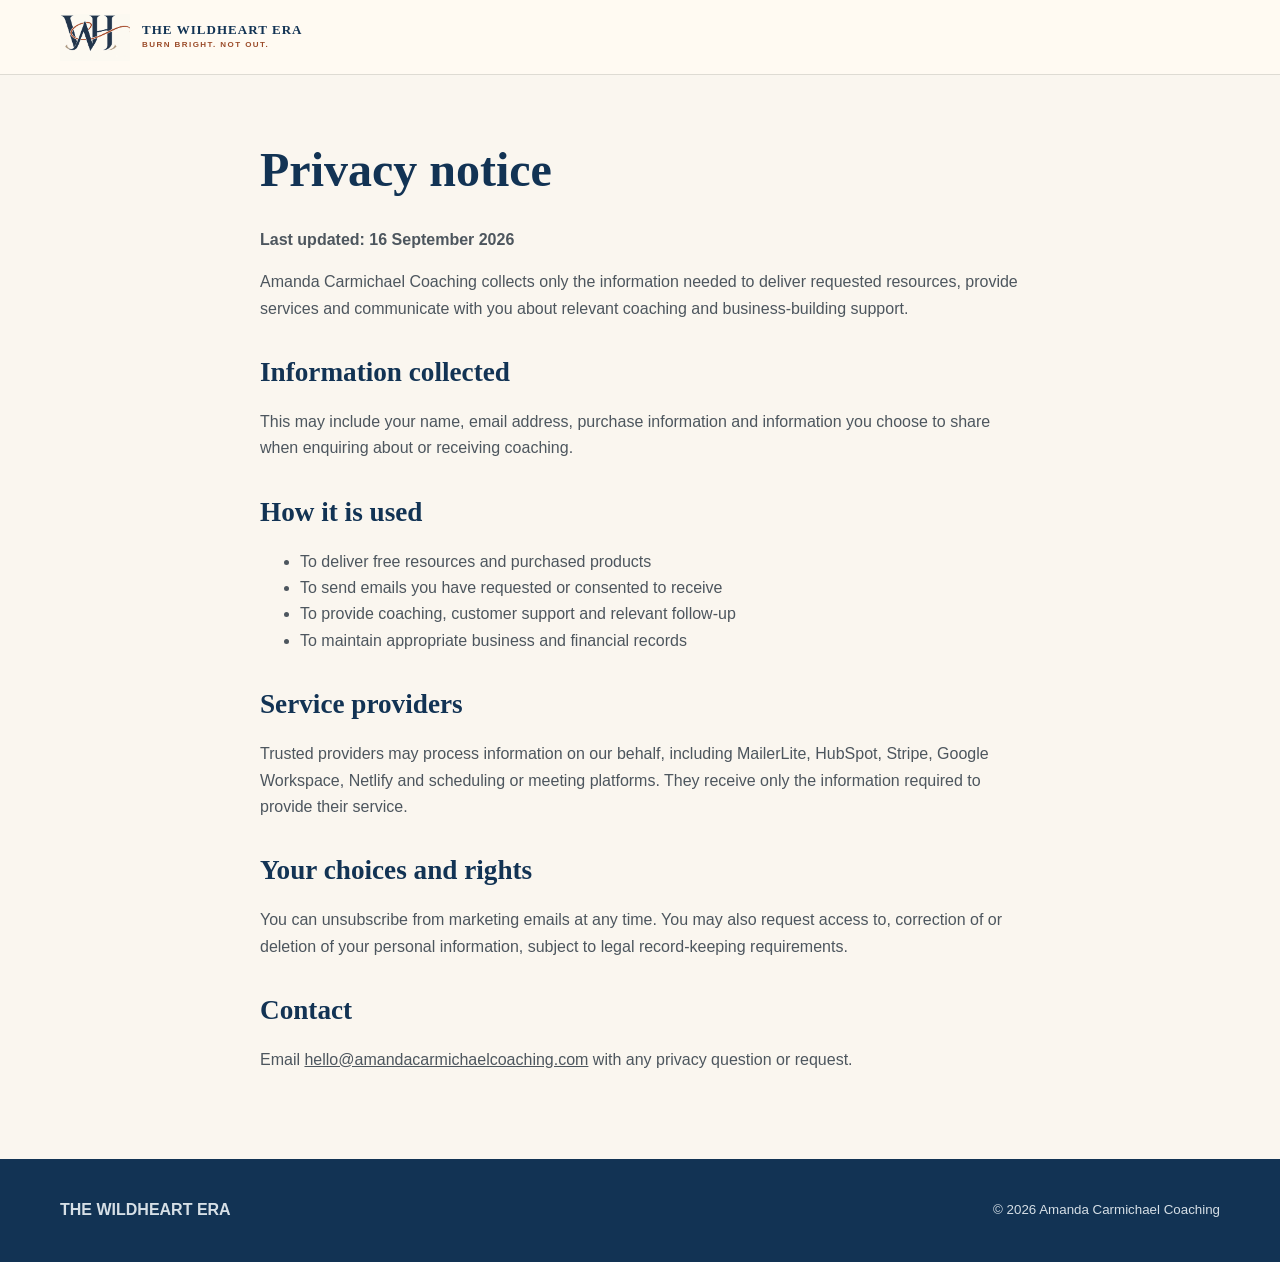
<file: privacy/index.html>
<!doctype html><html lang="en-GB"><head><meta charset="utf-8"><meta name="viewport" content="width=device-width,initial-scale=1"><meta name="robots" content="noindex"><title>Privacy | Amanda Carmichael Coaching</title><link rel="stylesheet" href="/assets/site.css?v=20260924-journal"></head><body><header class="site-header"><nav class="nav wrap"><a class="brand" href="/"><span class="logo-window" style="display:block;width:70px;height:47px;overflow:hidden;position:relative;flex:none"><img src="/assets/wildheart-logo.webp" alt="WILDHEART WH logo" width="94" height="94" style="width:94px;height:94px;max-width:none"></span><span class="brand-copy"><strong>THE WILDHEART ERA</strong><small>Burn bright. Not out.</small></span></a></nav></header><main class="legal narrow"><h1>Privacy notice</h1><p><strong>Last updated: 16 September 2026</strong></p><p>Amanda Carmichael Coaching collects only the information needed to deliver requested resources, provide services and communicate with you about relevant coaching and business-building support.</p><h2>Information collected</h2><p>This may include your name, email address, purchase information and information you choose to share when enquiring about or receiving coaching.</p><h2>How it is used</h2><ul><li>To deliver free resources and purchased products</li><li>To send emails you have requested or consented to receive</li><li>To provide coaching, customer support and relevant follow-up</li><li>To maintain appropriate business and financial records</li></ul><h2>Service providers</h2><p>Trusted providers may process information on our behalf, including MailerLite, HubSpot, Stripe, Google Workspace, Netlify and scheduling or meeting platforms. They receive only the information required to provide their service.</p><h2>Your choices and rights</h2><p>You can unsubscribe from marketing emails at any time. You may also request access to, correction of or deletion of your personal information, subject to legal record-keeping requirements.</p><h2>Contact</h2><p>Email <a href="mailto:hello@amandacarmichaelcoaching.com">hello@amandacarmichaelcoaching.com</a> with any privacy question or request.</p></main><footer class="site-footer"><div class="footer-grid wrap"><strong>THE WILDHEART ERA</strong><small>© 2026 Amanda Carmichael Coaching</small></div></footer></body></html>
</file>
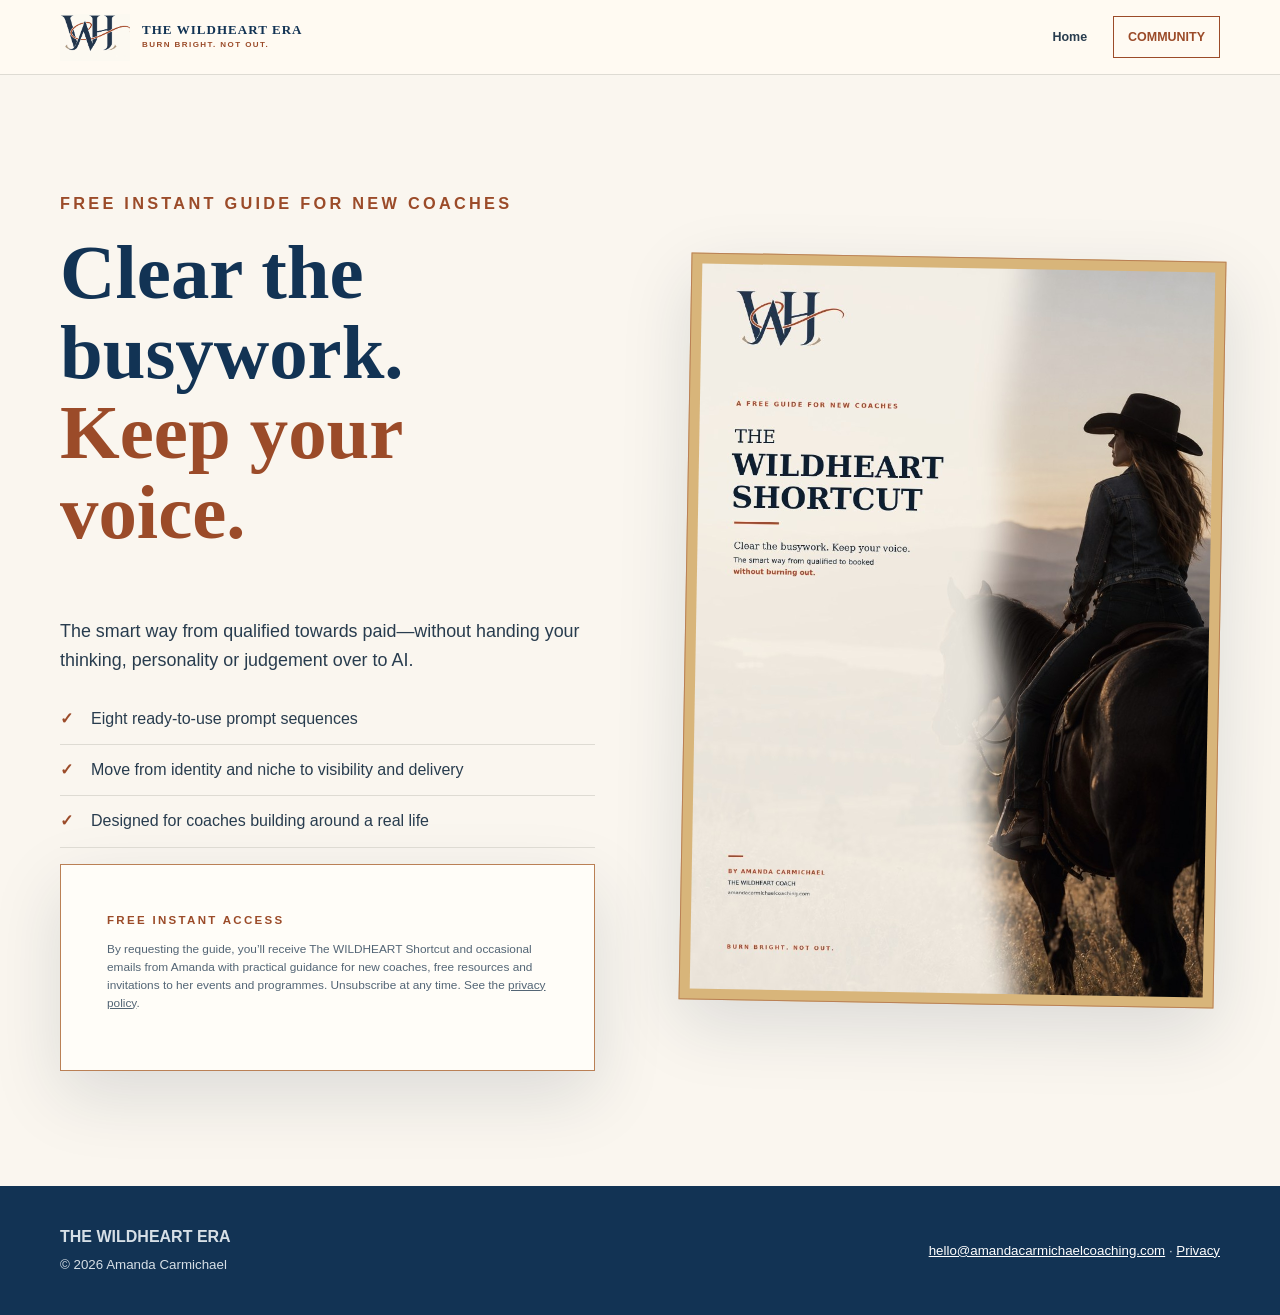
<file: shortcut/index.html>
<!doctype html><html lang="en-GB"><head><meta charset="utf-8"><meta name="viewport" content="width=device-width,initial-scale=1"><meta name="description" content="Get The WILDHEART Shortcut: eight practical AI prompt sequences for newly qualified women coaches."><title>FREE WILDHEART Shortcut | Amanda Carmichael</title><link rel="stylesheet" href="/assets/site.css?v=20260924-journal"><script src="https://www.google.com/recaptcha/api.js" async defer></script></head><body>
<header class="site-header"><nav class="nav wrap"><a class="brand" href="/"><span class="logo-window" style="display:block;width:70px;height:47px;overflow:hidden;position:relative;flex:none"><img src="/assets/wildheart-logo.webp" alt="WILDHEART WH logo" width="94" height="94" style="width:94px;height:94px;max-width:none"></span><span class="brand-copy"><strong>THE WILDHEART ERA</strong><small>Burn bright. Not out.</small></span></a><div class="nav-links"><a href="/">Home</a><a class="nav-cta" href="https://www.facebook.com/groups/thewildheartera" target="_blank" rel="noopener">COMMUNITY</a></div></nav></header>
<main><section class="section"><div class="split wrap"><div class="copy"><p class="eyebrow">Free instant guide for new coaches</p><h1 style="font-size:clamp(3rem,6vw,5.8rem)">Clear the busywork.<br><span style="color:var(--rust)">Keep your voice.</span></h1><p style="font-size:1.12rem">The smart way from qualified towards paid—without handing your thinking, personality or judgement over to AI.</p><ul class="feature-list"><li>Eight ready-to-use prompt sequences</li><li>Move from identity and niche to visibility and delivery</li><li>Designed for coaches building around a real life</li></ul><section class="form-card"><p class="eyebrow">FREE INSTANT ACCESS</p><div class="ml-embedded" data-form="5zHGVJ"></div><p class="consent">By requesting the guide, you’ll receive The WILDHEART Shortcut and occasional emails from Amanda with practical guidance for new coaches, free resources and invitations to her events and programmes. Unsubscribe at any time. See the <a href="/privacy/">privacy policy</a>.</p></section></div><aside class="visual"><div class="cover-frame"><img src="/assets/WILDHEART-Shortcut-Cover.jpg" alt="The WILDHEART Shortcut cover"></div></aside></div></section></main>
<footer class="site-footer"><div class="footer-grid wrap"><div><strong>THE WILDHEART ERA</strong><br><small>© 2026 Amanda Carmichael</small></div><small><a href="mailto:hello@amandacarmichaelcoaching.com">hello@amandacarmichaelcoaching.com</a> · <a href="/privacy/">Privacy</a></small></div></footer>
<script>(function(w,d,e,u,f,l,n){w[f]=w[f]||function(){(w[f].q=w[f].q||[]).push(arguments)};l=d.createElement(e);l.async=1;l.src=u;n=d.getElementsByTagName(e)[0];n.parentNode.insertBefore(l,n)})(window,document,'script','https://assets.mailerlite.com/js/universal.js','ml');ml('account',2635476);</script></body></html>
</file>
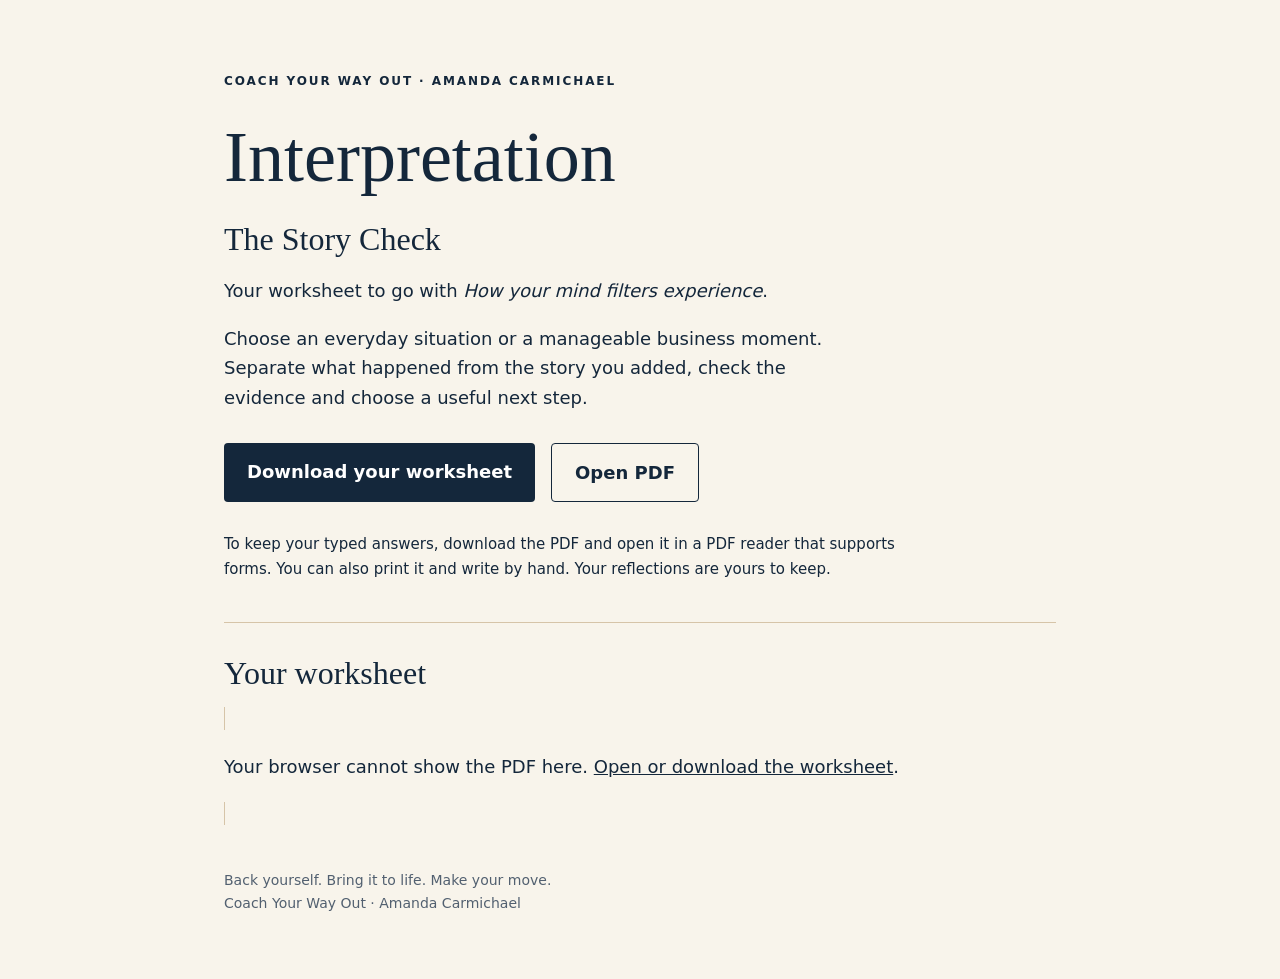
<file: resources/interpretation/index.html>
<!doctype html>
<html lang="en-GB">
<head><meta charset="utf-8"><meta name="viewport" content="width=device-width,initial-scale=1"><meta name="robots" content="noindex,follow"><title>Interpretation worksheet | Coach Your Way Out</title>
<style>
:root{color-scheme:light;--navy:#14273b;--ivory:#f8f4eb;--gold:#aa7b43}*{box-sizing:border-box}body{margin:0;background:var(--ivory);color:var(--navy);font:18px/1.65 system-ui,sans-serif}main{max-width:880px;margin:0 auto;padding:64px 24px}small{letter-spacing:.16em;font-size:12px;font-weight:650}h1{font:clamp(44px,7vw,72px)/1.1 Georgia,serif;margin:24px 0}h2{font:32px Georgia,serif;margin:0 0 12px}.intro{max-width:640px}a{color:inherit}.actions{display:flex;flex-wrap:wrap;gap:16px;margin:30px 0}.button{display:inline-block;background:var(--navy);color:white;padding:14px 23px;border-radius:4px;text-decoration:none;font-weight:650}.secondary{background:transparent;color:var(--navy);border:1px solid var(--navy)}.note{font-size:15px;max-width:680px}.viewer{margin-top:40px;border-top:1px solid #d6c4a8;padding-top:32px}object{width:100%;height:850px;border:1px solid #d6c4a8;background:white}footer{margin-top:40px;font-size:14px;color:#526070}@media(max-width:600px){main{padding-top:35px}object{height:600px}}
</style></head><body><main>
<small>COACH YOUR WAY OUT · AMANDA CARMICHAEL</small>
<h1>Interpretation</h1>
<div class="intro"><h2>The Story Check</h2><p>Your worksheet to go with <em>How your mind filters experience</em>.</p><p>Choose an everyday situation or a manageable business moment. Separate what happened from the story you added, check the evidence and choose a useful next step.</p></div>
<div class="actions"><a class="button" href="../../assets/Coach-Your-Way-Out-Story-Check-Worksheet.pdf" download>Download your worksheet</a><a class="button secondary" href="../../assets/Coach-Your-Way-Out-Story-Check-Worksheet.pdf" target="_blank" rel="noopener">Open PDF</a></div>
<p class="note">To keep your typed answers, download the PDF and open it in a PDF reader that supports forms. You can also print it and write by hand. Your reflections are yours to keep.</p>
<section class="viewer" aria-label="Worksheet preview"><h2>Your worksheet</h2><object data="../../assets/Coach-Your-Way-Out-Story-Check-Worksheet.pdf" type="application/pdf"><p>Your browser cannot show the PDF here. <a href="../../assets/Coach-Your-Way-Out-Story-Check-Worksheet.pdf">Open or download the worksheet</a>.</p></object></section>
<footer>Back yourself. Bring it to life. Make your move.<br>Coach Your Way Out · Amanda Carmichael</footer></main></body></html>
</file>
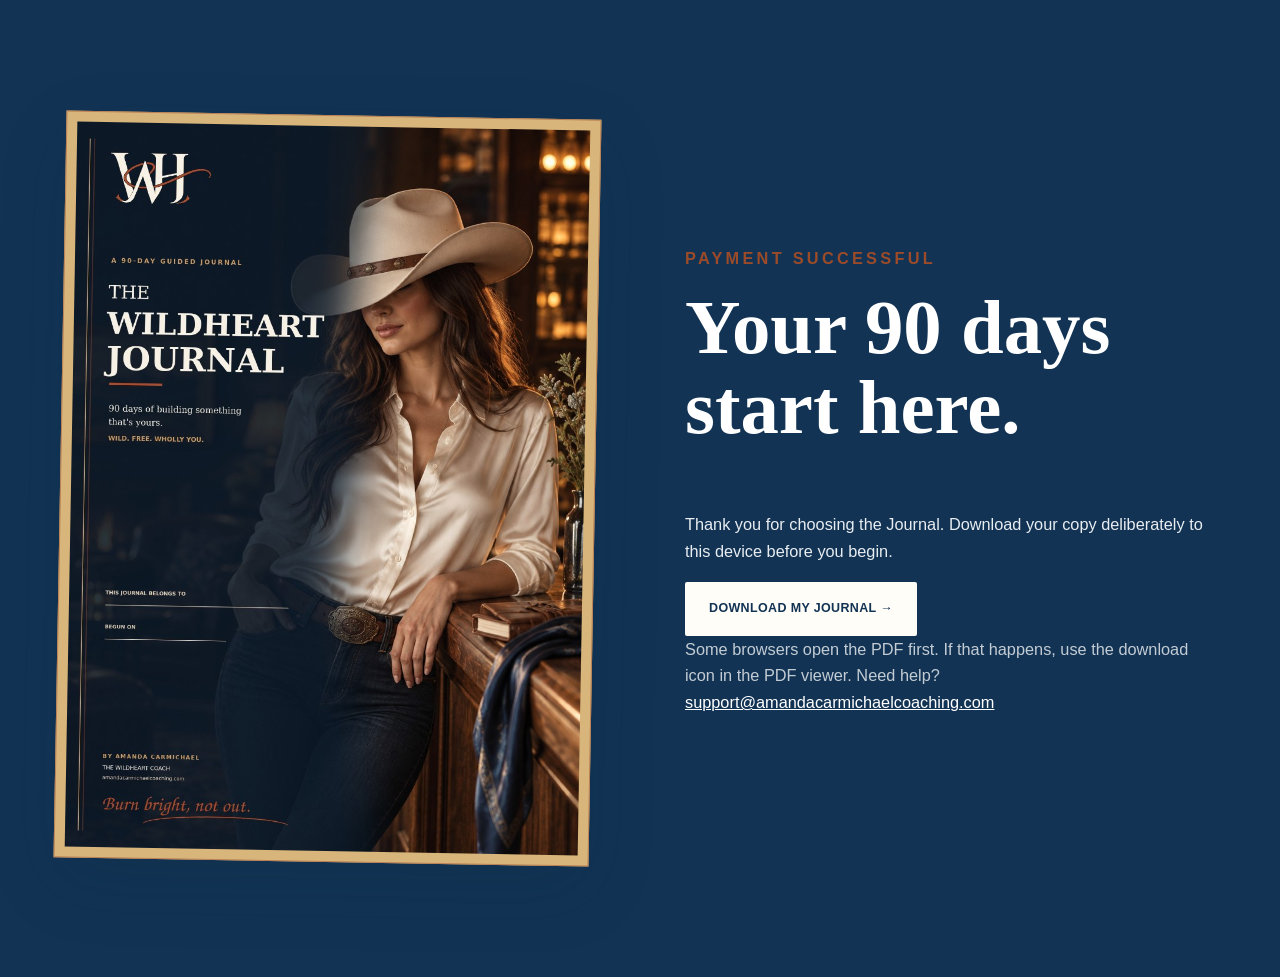
<file: journal/success.html>
<!doctype html><html lang="en-GB"><head><meta charset="utf-8"><meta name="viewport" content="width=device-width,initial-scale=1"><meta name="robots" content="noindex,nofollow"><title>Your WILDHEART Journal is ready</title><link rel="stylesheet" href="/assets/site.css?v=20260924-journal"></head><body><main class="section dark" style="min-height:100vh;display:grid;align-items:center"><div class="split wrap"><div class="visual"><div class="cover-frame"><img src="/assets/WILDHEART-90-Day-Journal-Cover.jpg" alt="The WILDHEART 90-Day Journal"></div></div><section class="copy"><p class="eyebrow">Payment successful</p><h1 style="font-size:clamp(3.2rem,6vw,5.5rem);color:#fff">Your 90 days start here.</h1><p>Thank you for choosing the Journal. Download your copy deliberately to this device before you begin.</p><a class="button light" href="/assets/WILDHEART-90-Day-Journal-Final.pdf" download>DOWNLOAD MY JOURNAL →</a><p class="micro" style="color:#c3ccd4">Some browsers open the PDF first. If that happens, use the download icon in the PDF viewer. Need help? <a href="mailto:support@amandacarmichaelcoaching.com" style="color:#fff">support@amandacarmichaelcoaching.com</a></p></section></div></main></body></html>
</file>
<file: assets/site.css>
:root{
  --navy:#10263c;--navy-2:#1f334b;--rust:#ad4e2d;--rust-dark:#8d3c23;
  --cream:#f7f1e8;--paper:#fffaf3;--sand:#eadbc8;--gold:#c5965d;
  --ink:#26323b;--muted:#697179;--line:#dfd2c0;--white:#fff;
  --serif:Georgia,"Times New Roman",serif;--sans:Arial,Helvetica,sans-serif;
  --shadow:0 24px 70px rgba(16,38,60,.13)
}
*{box-sizing:border-box}html{scroll-behavior:smooth}body{margin:0;background:var(--cream);color:var(--ink);font-family:var(--sans);line-height:1.65}img{max-width:100%;display:block}a{color:inherit}h1,h2,h3,p{margin-top:0}h1,h2,h3{font-family:var(--serif);color:var(--navy);line-height:1.04}.wrap{width:min(1160px,calc(100% - 40px));margin:auto}.narrow{width:min(760px,calc(100% - 40px));margin:auto}.eyebrow{color:var(--rust);font-size:.72rem;font-weight:800;letter-spacing:.2em;text-transform:uppercase}.button{display:inline-flex;align-items:center;justify-content:center;min-height:54px;padding:14px 24px;border:0;border-radius:4px;background:var(--rust);box-shadow:0 12px 28px rgba(173,78,45,.22);color:#fff;font-weight:800;text-decoration:none;cursor:pointer;transition:.2s}.button:hover,.button:focus{background:var(--rust-dark);transform:translateY(-2px)}.button.secondary{border:1px solid var(--navy);background:transparent;box-shadow:none;color:var(--navy)}.button.light{background:var(--paper);color:var(--navy)}.micro{font-size:.78rem;color:var(--muted)}
.site-header{position:relative;z-index:10;background:rgba(255,250,243,.96);border-bottom:1px solid var(--line)}.nav{min-height:74px;display:flex;align-items:center;justify-content:space-between;gap:24px}.brand{display:flex;align-items:center;gap:12px;text-decoration:none}.brand-mark{font:700 30px/1 var(--serif);letter-spacing:-5px;color:var(--navy)}.brand-copy strong{display:block;color:var(--navy);font:700 15px var(--serif);letter-spacing:.08em}.brand-copy small{display:block;color:var(--rust);font-size:8px;font-weight:800;letter-spacing:.18em;text-transform:uppercase}.nav-links{display:flex;gap:26px;align-items:center}.nav-links a{font-size:.78rem;font-weight:700;text-decoration:none}.nav-links .nav-cta{padding:10px 14px;border:1px solid var(--rust);color:var(--rust)}
.hero{position:relative;overflow:hidden;padding:clamp(64px,9vw,118px) 0;background:linear-gradient(105deg,rgba(247,241,232,.98) 0 49%,rgba(247,241,232,.72) 67%,rgba(247,241,232,.08) 100%),url('https://res.cloudinary.com/j5pjg0zq/image/upload/q_auto,w_1800/v1789508901/ChatGPT_Image_Sep_15_2026_10_41_52_PM.png') center/cover no-repeat}.hero-grid{display:grid;grid-template-columns:minmax(0,700px) 1fr;min-height:570px;align-items:center}.hero h1{margin:.18em 0 .28em;font-size:clamp(3.2rem,7vw,6.4rem);letter-spacing:-.045em}.hero h1 em{display:block;color:var(--rust);font-style:normal}.hero .lead{max-width:650px;font-size:clamp(1.05rem,2vw,1.25rem)}.actions{display:flex;flex-wrap:wrap;gap:14px;margin-top:30px}.trust{display:flex;gap:20px;flex-wrap:wrap;margin-top:28px;color:var(--navy);font-size:.78rem;font-weight:700}.trust span:before{content:'✓';margin-right:7px;color:var(--rust)}
.section{padding:clamp(72px,9vw,118px) 0}.section.alt{background:var(--paper)}.section.dark{background:var(--navy);color:#e8edf1}.section.dark h2,.section.dark h3{color:#fff}.section-heading{max-width:820px;margin:0 auto 50px;text-align:center}.section-heading h2{margin:.25em 0;font-size:clamp(2.5rem,5vw,4.6rem)}.section-heading p{color:var(--muted);font-size:1.05rem}.dark .section-heading p{color:#c7d0d8}.cards{display:grid;grid-template-columns:repeat(3,1fr);gap:18px}.card{padding:32px;background:#fff;border:1px solid var(--line)}.card .number{color:var(--rust);font:700 2rem var(--serif)}.card h3{margin:12px 0;font-size:1.65rem}.card p{margin:0;color:var(--muted);font-size:.93rem}.quote{max-width:920px;margin:50px auto 0;padding:36px;border-left:4px solid var(--rust);background:var(--cream);color:var(--navy);font:700 clamp(1.7rem,3vw,2.6rem)/1.3 var(--serif)}
.split{display:grid;grid-template-columns:1fr 1fr;gap:clamp(42px,8vw,90px);align-items:center}.split h2{font-size:clamp(2.5rem,5vw,4.8rem)}.split .copy>p{font-size:1.02rem}.feature-list{padding:0;list-style:none}.feature-list li{position:relative;padding:12px 0 12px 31px;border-bottom:1px solid var(--line)}.feature-list li:before{content:'✓';position:absolute;left:0;color:var(--rust);font-weight:900}.product-image{max-width:470px;margin:auto;border:1px solid var(--gold);box-shadow:var(--shadow)}.offer-box{padding:clamp(30px,5vw,56px);background:var(--paper);border:1px solid var(--gold)}.price{display:block;margin:12px 0;color:var(--navy);font:700 4.2rem var(--serif)}
.form-card{max-width:670px;padding:clamp(26px,5vw,46px);background:var(--paper);border:1px solid var(--gold);box-shadow:var(--shadow)}.form-card h2{font-size:clamp(2rem,4vw,3.4rem)}.lead-form{display:grid;grid-template-columns:1fr 1.2fr;gap:12px;margin-top:24px}.lead-form input{width:100%;min-height:54px;padding:0 15px;border:1px solid #cfc5b8;background:#fff;font:inherit}.lead-form button{grid-column:1/-1}.consent{grid-column:1/-1;color:var(--muted);font-size:.74rem;line-height:1.5}.form-status{display:none;grid-column:1/-1;padding:10px;background:#f3e4d6;color:var(--navy);font-size:.82rem}.form-status.show{display:block}.cover-frame{padding:10px;background:#d8b57a;border:1px solid var(--gold);box-shadow:var(--shadow);transform:rotate(1deg)}
.access-shell{width:min(920px,100%);min-height:100vh;margin:auto;background:var(--paper);box-shadow:var(--shadow)}.access-hero{width:100%;max-height:390px;object-fit:cover}.access-main{padding:clamp(34px,7vw,74px) clamp(24px,8vw,84px);text-align:center}.access-main h1{font-size:clamp(2.8rem,7vw,5rem)}.next-box{margin-top:52px;padding:30px;border:1px solid var(--line);background:#f2e7d8;text-align:left}.next-box h2{font-size:2rem}
.legal{padding:70px 0}.legal h1{font-size:3rem}.legal h2{margin-top:36px;font-size:1.7rem}.legal p,.legal li{color:#4d565e}.site-footer{padding:38px 0;background:var(--navy);color:#d6dfe6}.footer-grid{display:flex;justify-content:space-between;gap:24px;align-items:center}.site-footer a{color:#fff}.site-footer small{color:#aebac4}
@media(max-width:850px){.nav-links a:not(.nav-cta){display:none}.hero{background:linear-gradient(rgba(247,241,232,.88),rgba(247,241,232,.96)),url('https://res.cloudinary.com/j5pjg0zq/image/upload/q_auto,w_1200/v1789508901/ChatGPT_Image_Sep_15_2026_10_41_52_PM.png') 65% center/cover no-repeat}.hero-grid{grid-template-columns:1fr;min-height:540px}.cards,.split{grid-template-columns:1fr}.split .visual{grid-row:1}.product-image{max-width:380px}}
@media(max-width:560px){.wrap,.narrow{width:min(100% - 28px,1160px)}.brand-copy small{display:none}.nav-cta{font-size:.7rem!important}.hero{padding:55px 0}.hero h1{font-size:3.45rem}.actions{display:grid}.actions .button{width:100%}.cards{gap:12px}.card{padding:25px}.lead-form{grid-template-columns:1fr}.section{padding:68px 0}.footer-grid{display:block}.site-footer small{display:block;margin-top:14px}.access-main{padding-left:20px;padding-right:20px}}

/* WILDHEART: sunlit ivory, soft blue, navy and restrained copper. */
:root{--navy:#123354;--navy-2:#294b69;--rust:#9b4b29;--rust-dark:#783719;--cream:#faf6ef;--paper:#fffdf8;--sand:#e6eef3;--gold:#ba8055;--ink:#283c4e;--muted:#536575;--line:#dedbd3}
.logo-window{width:70px;height:47px;position:relative;overflow:hidden;flex:none}.logo-window img{position:absolute;width:94px;max-width:none;height:94px;left:-16px;top:-29px}.brand-copy strong{font-size:13px}.home-hero{background:linear-gradient(120deg,#fffdf8,#f4ede2);overflow:hidden}.home-hero-grid{display:grid;grid-template-columns:1.35fr .85fr;gap:30px;align-items:center}.hero-copy{padding:65px 0}.home-hero h1{font-size:clamp(3rem,5.2vw,5rem);letter-spacing:-.045em;margin:15px 0 25px}.home-hero h1 em{display:block;font-weight:400;color:#55748c;font-style:italic;margin-top:12px}.lead{font-size:1.1rem;max-width:630px}.amanda-frame{height:660px;background:url('/assets/wildheart-community.webp') 84% center / auto 100% no-repeat;mask-image:linear-gradient(90deg,transparent,#000 10%,#000 95%,transparent)}.hero-signature{font:italic 1.6rem Georgia;color:var(--rust);margin:32px 0 0}.text-link{align-self:center;text-underline-offset:6px;font-size:.9rem}.button{font-size:.78rem;letter-spacing:.03em;background:var(--navy);box-shadow:none;border-radius:2px}.button:hover,.button:focus{background:var(--navy-2)}.brand-strip{display:flex;justify-content:center;gap:65px;padding:22px;background:#e4edf3;color:var(--navy);font-size:.66rem;letter-spacing:.12em;font-weight:700}.brand-strip span{font-family:Georgia;font-size:1rem;letter-spacing:0;font-weight:400}.section-heading{margin-bottom:45px}.section-heading h2{font-size:clamp(2.3rem,4.5vw,4rem)}.section-heading:last-child{margin-bottom:0}.card{background:var(--paper);border-top:3px solid #a8bfcd;padding:30px}.card .number{font:700 .7rem Arial;letter-spacing:.15em}.card h3{font-size:2rem;line-height:1.12;margin-top:24px}.card .feature-list{font-size:.85rem}.programme-section{background:#e7eef2}.programme-subtitle{font:italic 1.7rem/1.3 Georgia!important;color:#55748c}.offer-box h3{font-size:2.6rem}.offer-box{border:1px solid #bdcbd4;box-shadow:none}.support-promise{margin-top:45px;border-top:1px solid #bdcbd4;padding-top:28px;display:grid;grid-template-columns:1fr 2fr;gap:35px}.support-promise h3{font-size:1.8rem}.support-promise p{font-size:.87rem}.about-grid,.start-grid{display:grid;grid-template-columns:1fr 1fr;gap:65px}.about-grid h2{font-size:clamp(2.5rem,4vw,3.6rem)}.signature{font:italic 2rem Georgia;color:var(--rust)}.start-card{padding:35px;border:1px solid var(--line);background:var(--paper)}.start-card h3{font-size:2.5rem}.community-banner{width:100%;height:auto;margin-top:45px;border:1px solid var(--line)}.site-footer small{color:#d6dfe6}.section.dark .section-heading p,.section.dark.section-heading p{color:#d6dfe6}a:focus-visible{outline:3px solid #ba8055;outline-offset:5px}
@media(max-width:850px){.home-hero-grid{grid-template-columns:1fr .6fr;gap:0}.amanda-frame{height:610px;background-position:82% center}.hero-copy{padding:45px 0}.home-hero h1{font-size:3rem}.brand-strip{gap:20px}.about-grid,.start-grid{gap:25px}.support-promise{grid-template-columns:1fr}}
@media(max-width:560px){.home-hero-grid{display:flex;flex-direction:column}.hero-copy{padding:42px 0 15px}.home-hero h1{font-size:2.9rem}.amanda-frame{width:100%;height:400px;background-position:83% center}.brand-strip{display:block;text-align:center;line-height:2}.brand-strip span{display:block}.about-grid,.start-grid{grid-template-columns:1fr}.logo-window{width:55px}.brand-copy strong{font-size:11px}.nav{gap:8px}.start-card{padding:25px}.footer-grid a{overflow-wrap:anywhere}.home-hero .actions{display:flex}.hero-signature{margin-top:24px}.support-promise{gap:4px}}
.amanda-frame{background-position:91% center}@media(max-width:850px){.amanda-frame{background-position:90% center}}@media(max-width:560px){.amanda-frame{width:270px;height:460px;background-position:91% center}}

/* Keep journal navigation accessible and the cover proportionate on small screens. */
.journal-card{grid-column:1/-1}.journal-card .micro{margin:16px 0 0}.journal-hero .cover-frame{max-width:350px;margin:auto}.journal-header .nav{flex-wrap:wrap;padding-top:12px;padding-bottom:12px}.journal-header .nav-cta{font-size:.65rem;max-width:160px;text-align:center}
@media(max-width:560px){.journal-hero .split .visual{grid-row:auto}.journal-hero .cover-frame{max-width:240px}.journal-hero h1{font-size:2.7rem!important}.journal-header .nav-links{gap:12px}.journal-header .nav-cta{max-width:120px}}
</file>
